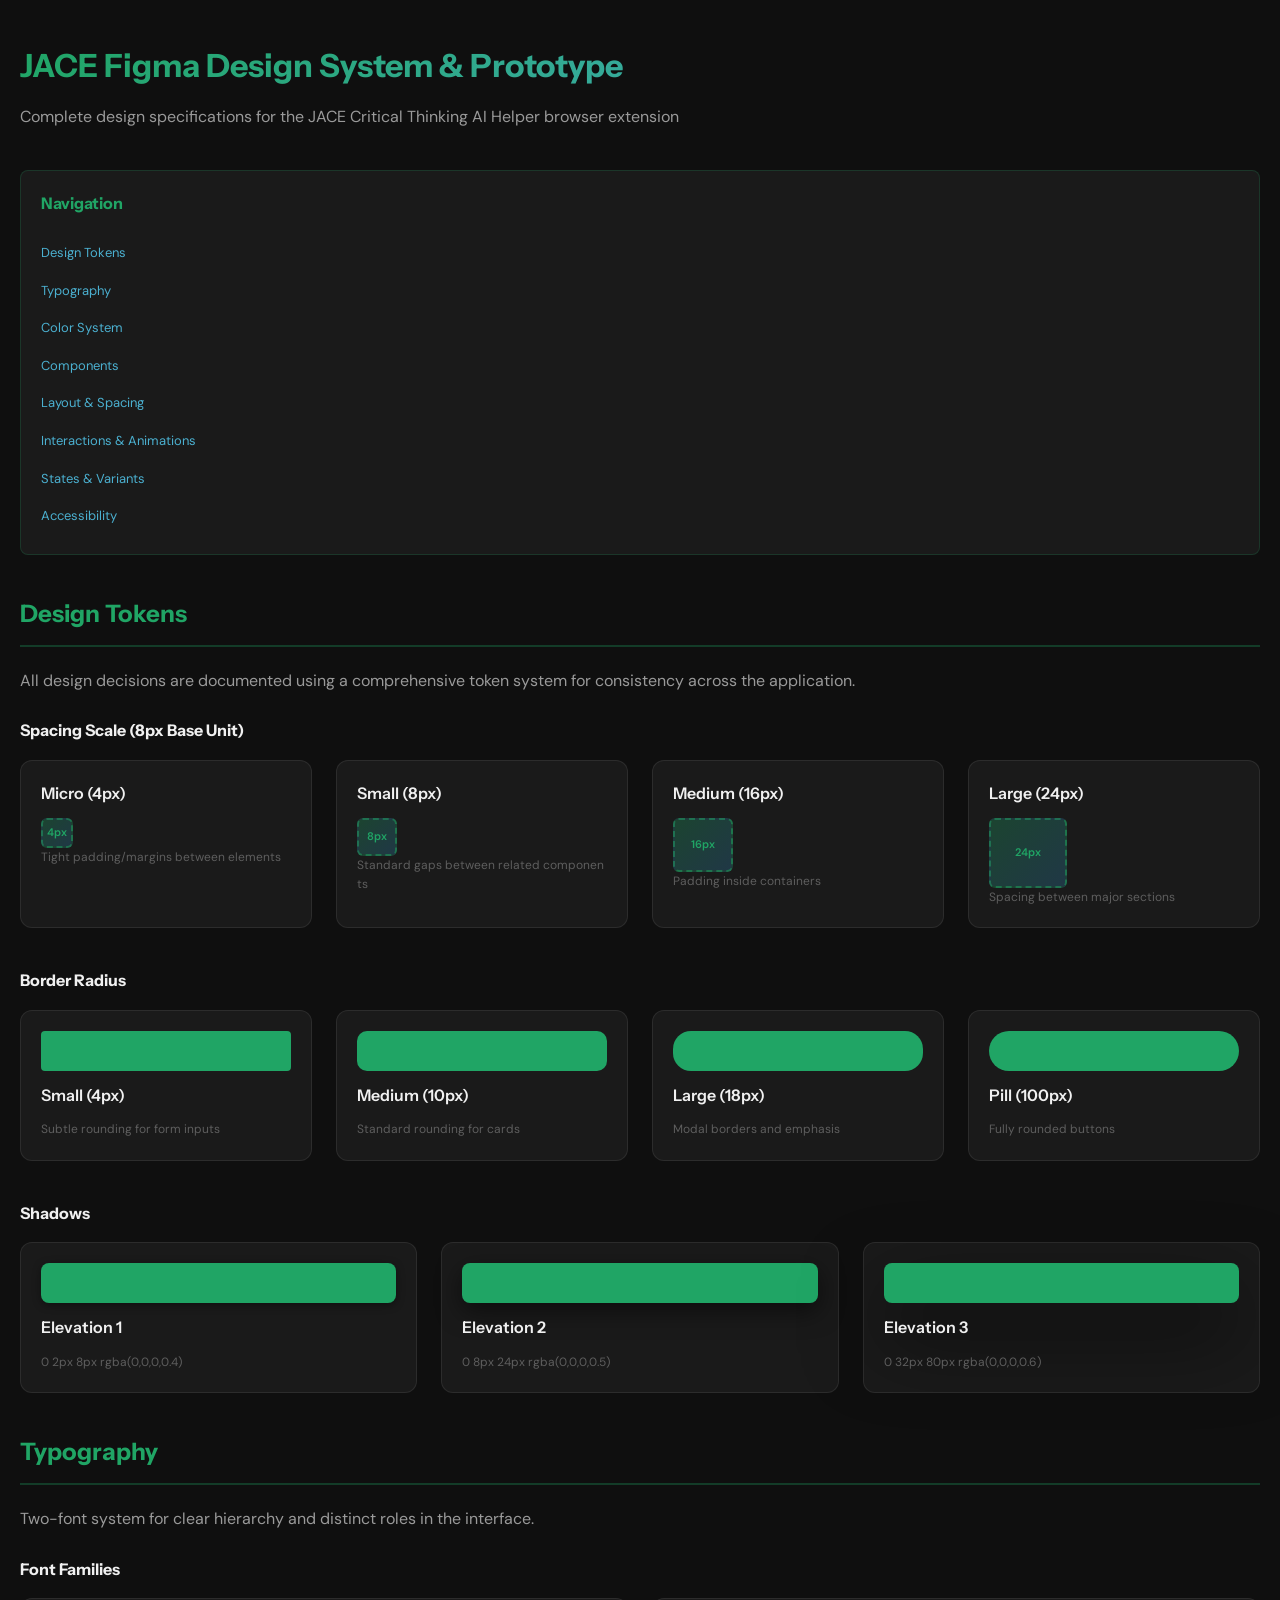
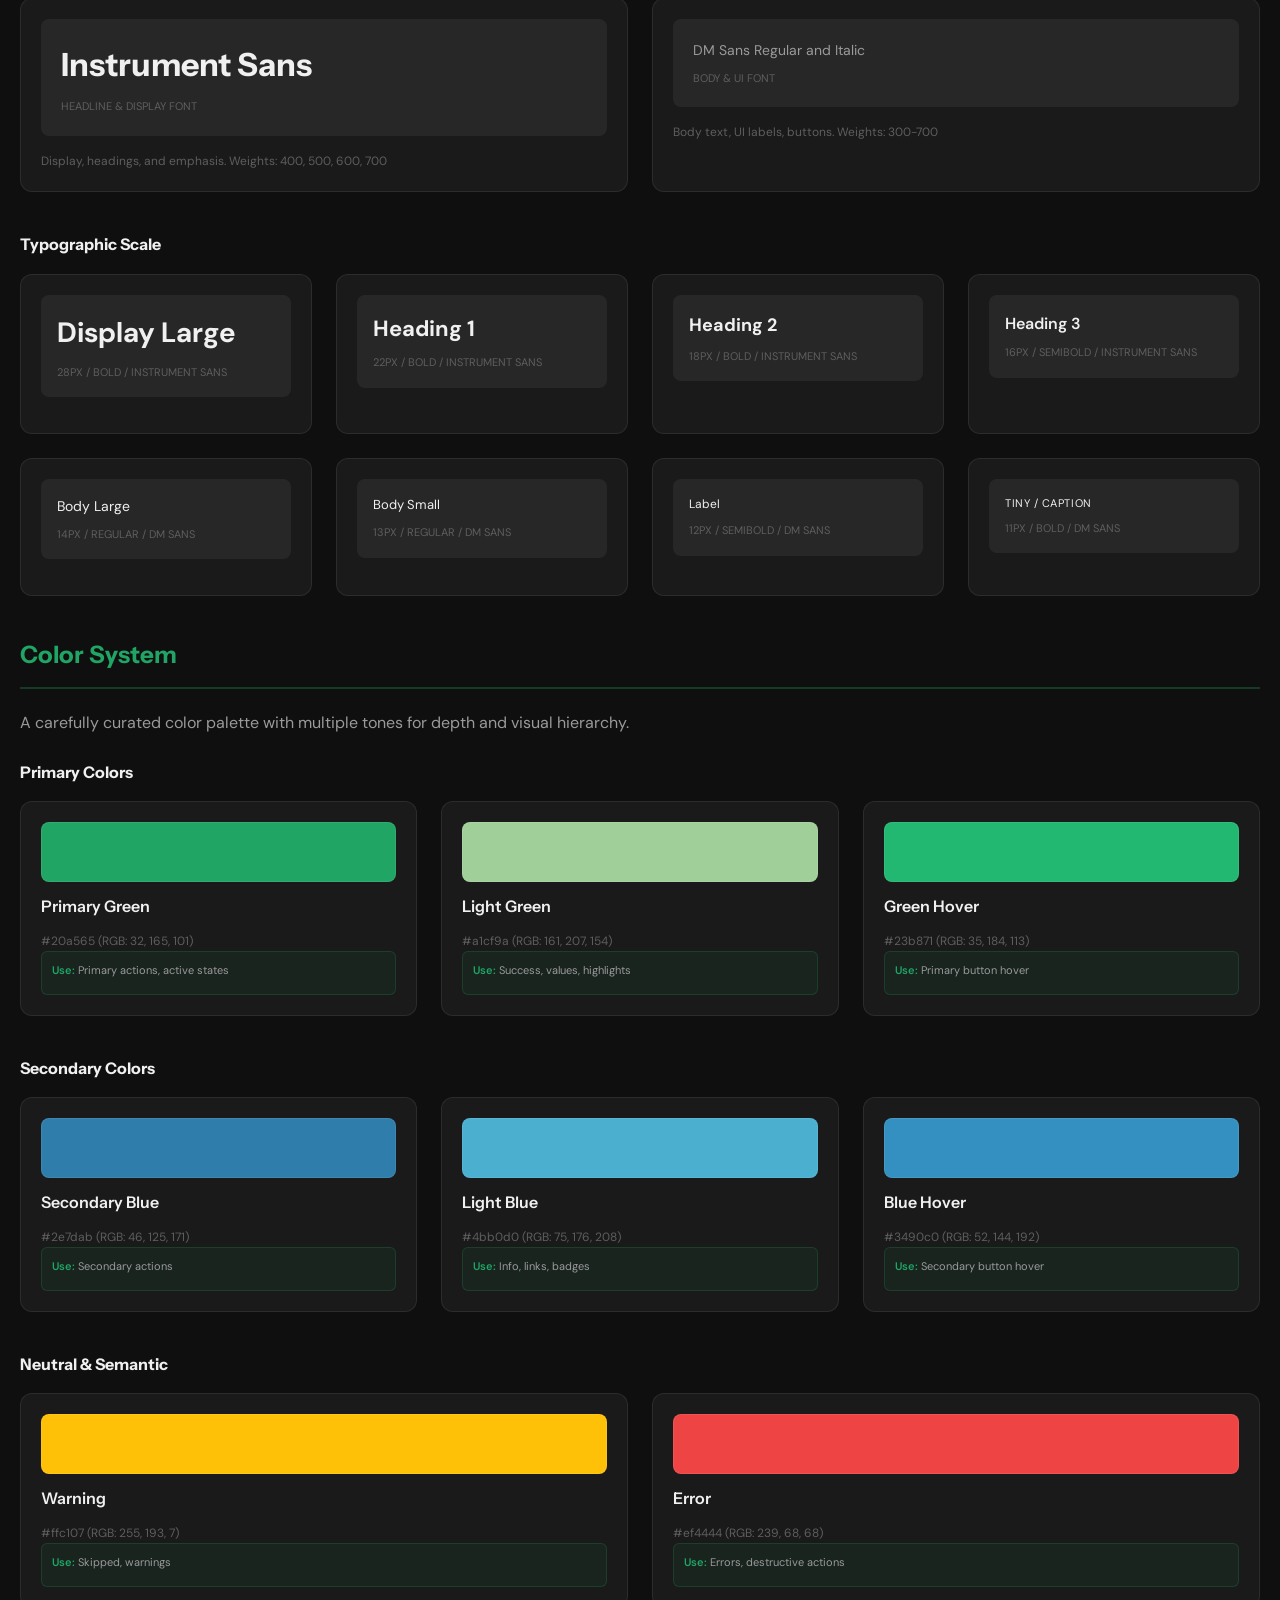
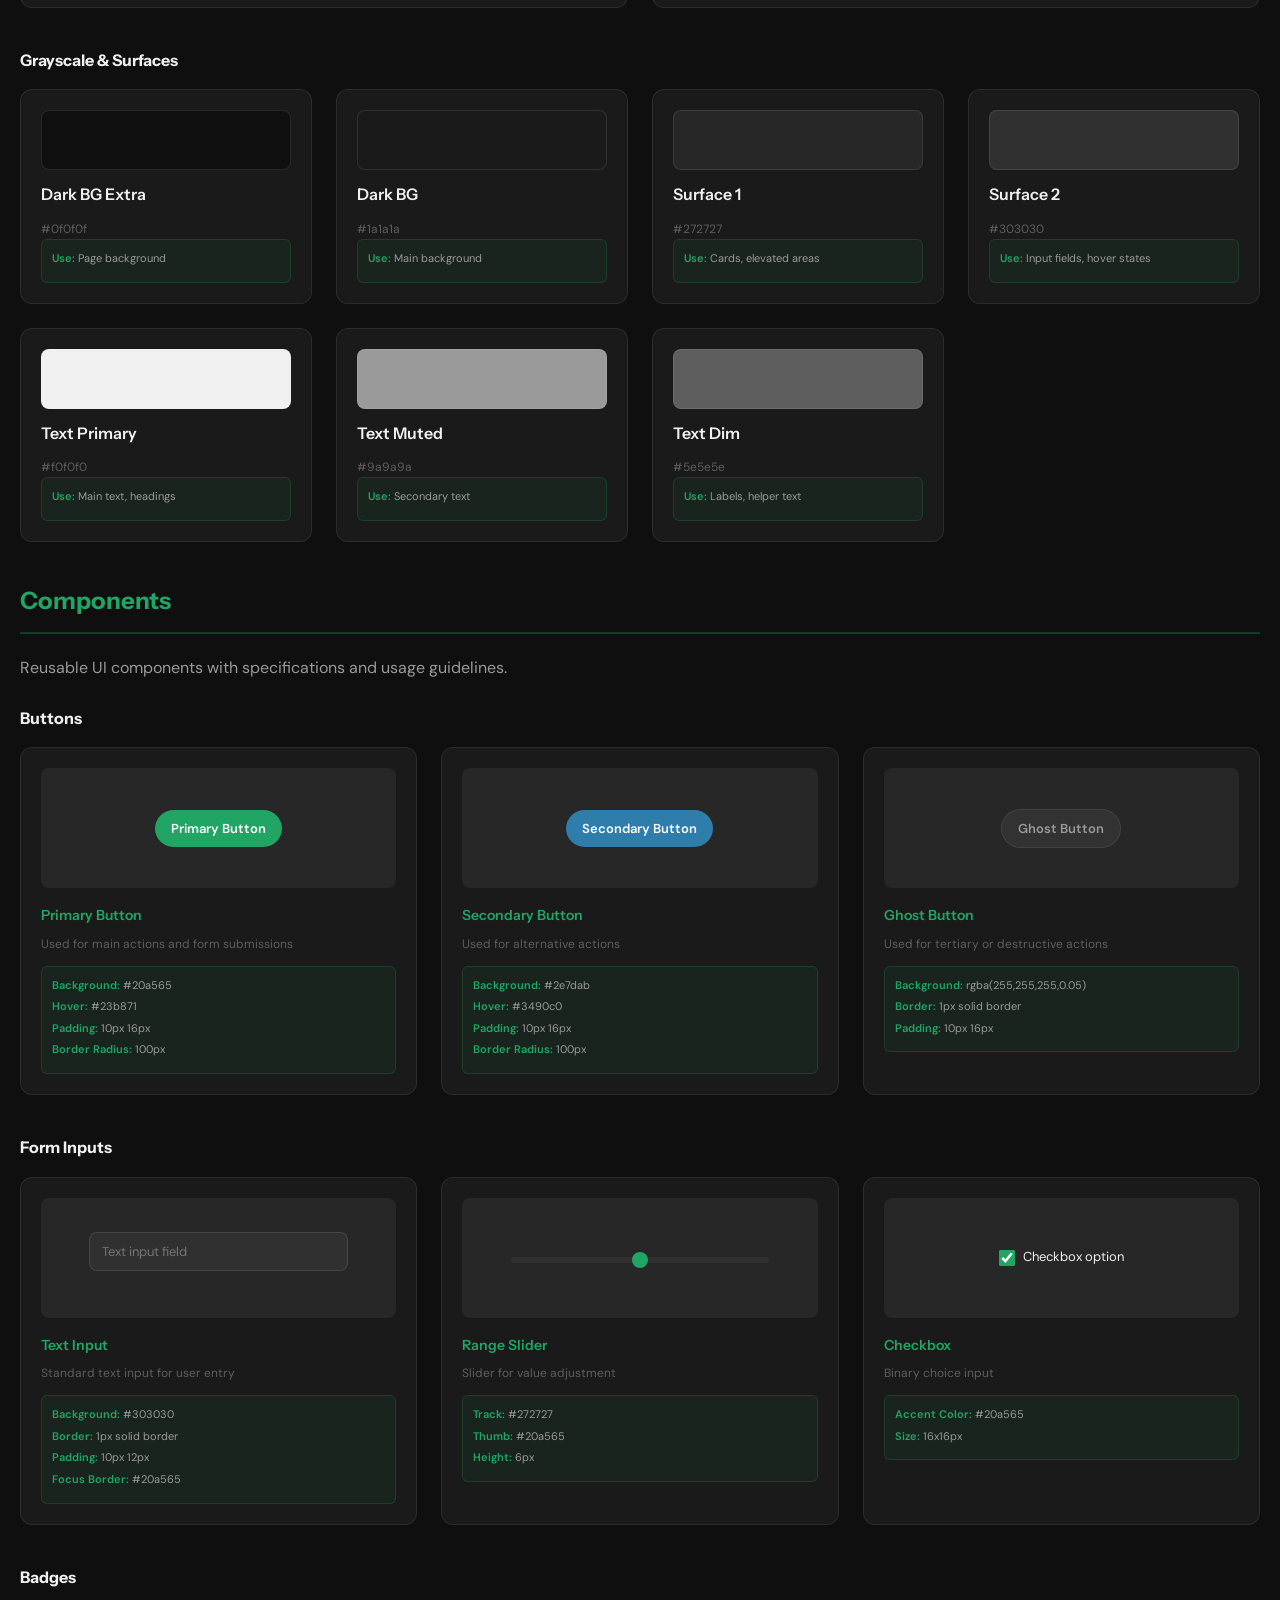
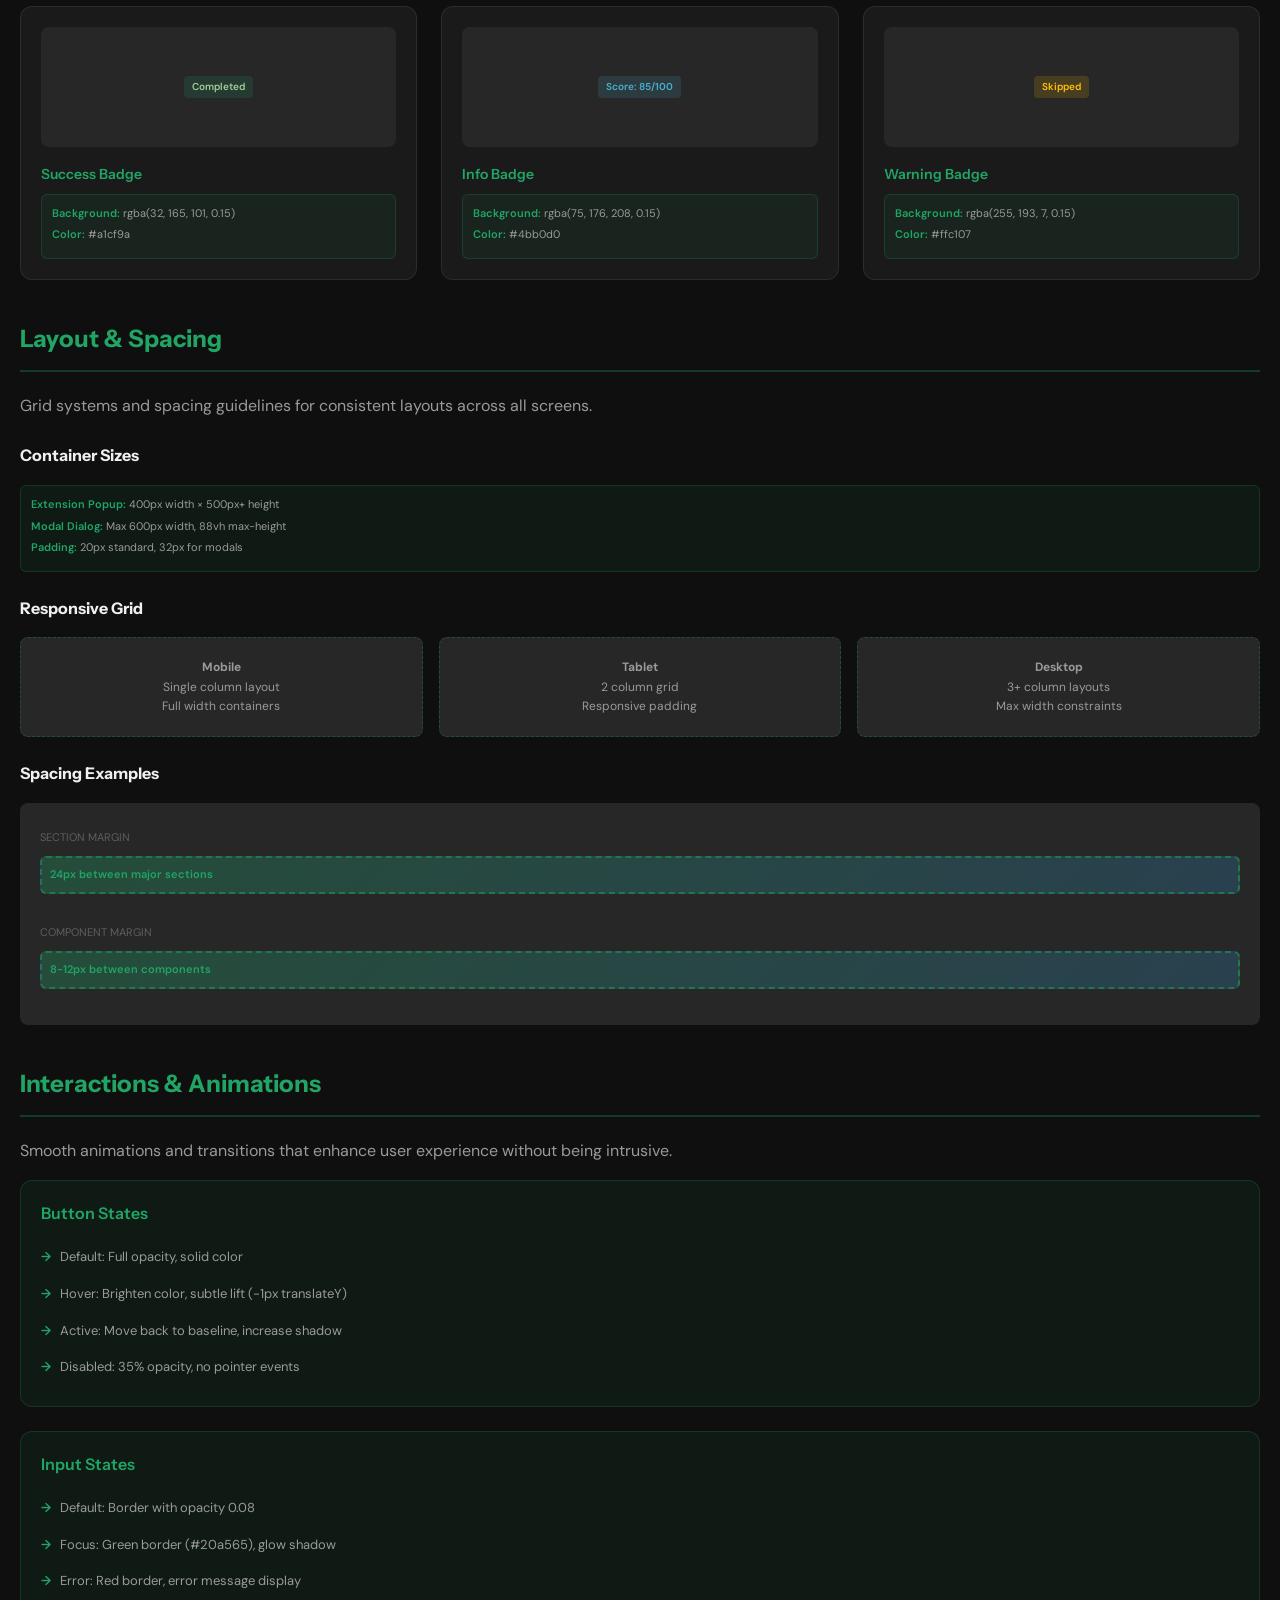
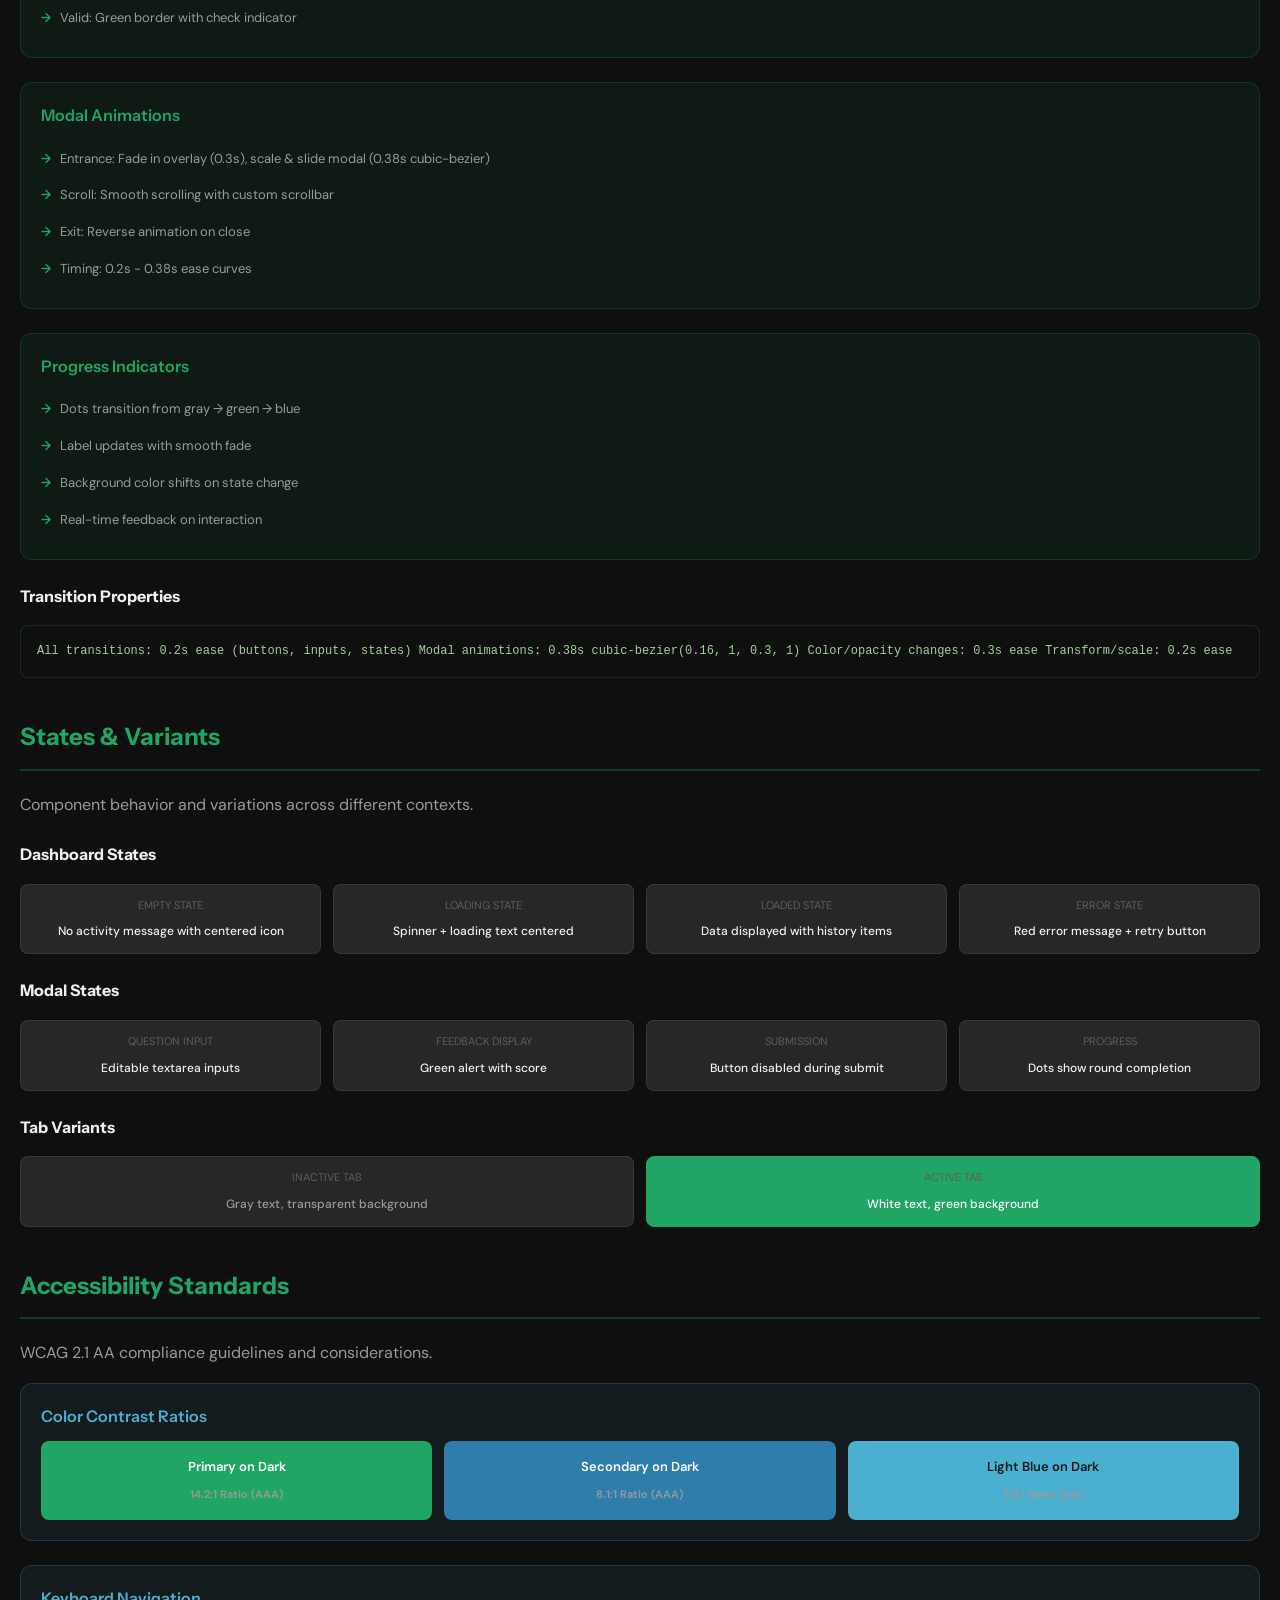
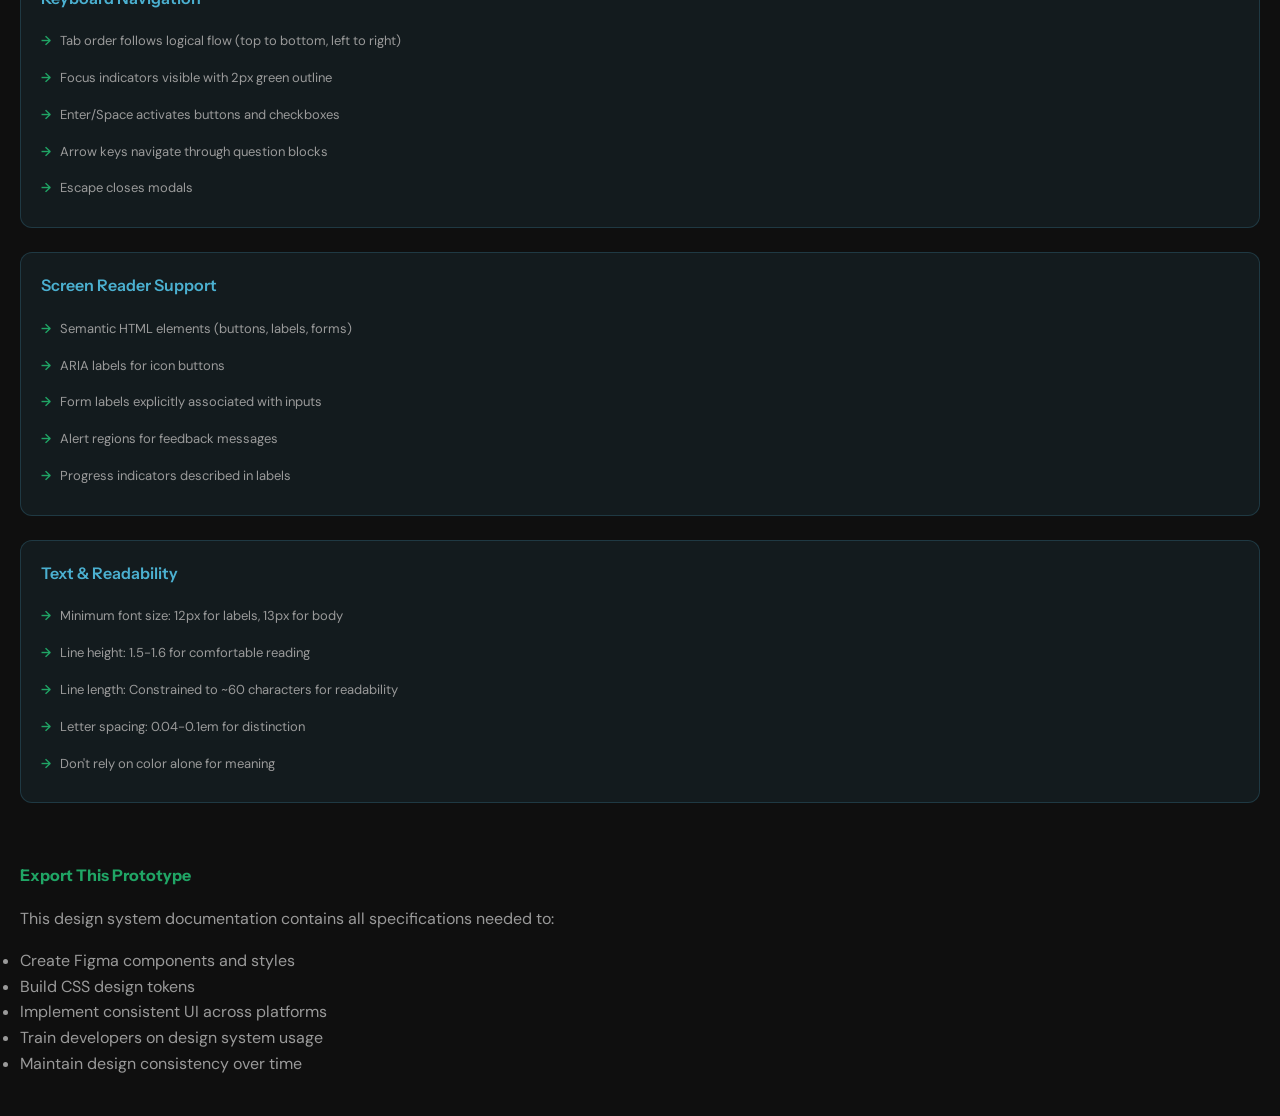
<file: JACE/extension/FIGMA_PROTOTYPE.html>
<!DOCTYPE html>
<html lang="en">
<head>
  <meta charset="UTF-8">
  <meta name="viewport" content="width=device-width, initial-scale=1.0">
  <title>JACE Figma Prototype - Design System & Components</title>
  <link rel="preconnect" href="https://fonts.googleapis.com">
  <link rel="preconnect" href="https://fonts.gstatic.com" crossorigin>
  <link href="https://fonts.googleapis.com/css2?family=DM+Sans:ital,opsz,wght@0,9..40,300;0,9..40,400;0,9..40,500;0,9..40,600;0,9..40,700;1,9..40,400&family=Instrument+Sans:wght@400;500;600;700&display=swap" rel="stylesheet">
  <style>
    * {
      margin: 0;
      padding: 0;
      box-sizing: border-box;
    }

    body {
      background: #0f0f0f;
      color: #f0f0f0;
      font-family: 'DM Sans', sans-serif;
      padding: 40px 20px;
      line-height: 1.6;
    }

    .container {
      max-width: 1600px;
      margin: 0 auto;
    }

    h1 {
      font-family: 'Instrument Sans', sans-serif;
      font-size: 32px;
      margin-bottom: 12px;
      background: linear-gradient(135deg, #20a565, #4bb0d0);
      -webkit-background-clip: text;
      -webkit-text-fill-color: transparent;
      background-clip: text;
    }

    .subtitle {
      color: #9a9a9a;
      font-size: 16px;
      margin-bottom: 40px;
    }

    h2 {
      font-family: 'Instrument Sans', sans-serif;
      font-size: 24px;
      margin-top: 40px;
      margin-bottom: 20px;
      color: #20a565;
      border-bottom: 2px solid rgba(32, 165, 101, 0.3);
      padding-bottom: 12px;
    }

    h3 {
      font-family: 'Instrument Sans', sans-serif;
      font-size: 16px;
      margin-top: 24px;
      margin-bottom: 16px;
      color: #f0f0f0;
    }

    p {
      color: #9a9a9a;
      margin-bottom: 16px;
      line-height: 1.7;
    }

    /* === Design Tokens === */
    .tokens-grid {
      display: grid;
      grid-template-columns: repeat(auto-fit, minmax(280px, 1fr));
      gap: 24px;
      margin-bottom: 40px;
    }

    .token-card {
      background: #1a1a1a;
      border: 1px solid rgba(255,255,255,0.08);
      border-radius: 12px;
      padding: 20px;
    }

    .token-title {
      font-family: 'Instrument Sans', sans-serif;
      font-weight: 600;
      margin-bottom: 12px;
      color: #f0f0f0;
    }

    .token-value {
      font-family: 'DM Sans', sans-serif;
      font-size: 12px;
      color: #5e5e5e;
      word-break: break-all;
    }

    .color-swatch {
      width: 100%;
      height: 60px;
      border-radius: 8px;
      margin-bottom: 12px;
      border: 1px solid rgba(255,255,255,0.08);
    }

    /* === Component Grid === */
    .components-grid {
      display: grid;
      grid-template-columns: repeat(auto-fit, minmax(300px, 1fr));
      gap: 24px;
      margin-bottom: 40px;
    }

    .component-card {
      background: #1a1a1a;
      border: 1px solid rgba(255,255,255,0.08);
      border-radius: 12px;
      padding: 20px;
      overflow: hidden;
    }

    .component-preview {
      background: #272727;
      border-radius: 8px;
      padding: 16px;
      margin-bottom: 16px;
      display: flex;
      align-items: center;
      justify-content: center;
      min-height: 120px;
      flex-wrap: wrap;
      gap: 12px;
    }

    .component-title {
      font-family: 'Instrument Sans', sans-serif;
      font-weight: 600;
      font-size: 14px;
      color: #20a565;
      margin-bottom: 8px;
    }

    .component-desc {
      font-size: 12px;
      color: #5e5e5e;
      margin-bottom: 12px;
    }

    .component-specs {
      background: rgba(32, 165, 101, 0.08);
      border: 1px solid rgba(32, 165, 101, 0.2);
      border-radius: 6px;
      padding: 10px;
      font-size: 11px;
      color: #9a9a9a;
    }

    .spec-item {
      margin-bottom: 4px;
    }

    .spec-label {
      color: #20a565;
      font-weight: 600;
    }

    /* === Button Examples === */
    .button-showcase {
      display: flex;
      gap: 12px;
      flex-wrap: wrap;
      align-items: center;
    }

    .btn-demo {
      padding: 10px 16px;
      border-radius: 100px;
      font-size: 13px;
      font-weight: 600;
      cursor: pointer;
      border: none;
      transition: all 0.2s;
      font-family: 'DM Sans', sans-serif;
    }

    .btn-primary {
      background: #20a565;
      color: white;
    }

    .btn-secondary {
      background: #2e7dab;
      color: white;
    }

    .btn-ghost {
      background: rgba(255,255,255,0.05);
      color: #9a9a9a;
      border: 1px solid rgba(255,255,255,0.08);
    }

    /* === Spacing System === */
    .spacing-demo {
      background: #272727;
      border-radius: 8px;
      padding: 20px;
      margin-bottom: 12px;
    }

    .spacing-box {
      display: inline-block;
      background: linear-gradient(135deg, rgba(32, 165, 101, 0.3), rgba(46, 125, 171, 0.3));
      border: 2px dashed rgba(32, 165, 101, 0.5);
      border-radius: 6px;
      padding: 8px;
      font-size: 11px;
      font-weight: 600;
      color: #20a565;
    }

    /* === Typography === */
    .typography-sample {
      background: #272727;
      border-radius: 8px;
      padding: 20px;
      margin-bottom: 16px;
    }

    .font-display {
      font-family: 'Instrument Sans', sans-serif;
      font-size: 32px;
      font-weight: 700;
      margin-bottom: 8px;
    }

    .font-body {
      font-family: 'DM Sans', sans-serif;
      font-size: 14px;
      line-height: 1.6;
      color: #9a9a9a;
    }

    .font-label {
      font-size: 11px;
      color: #5e5e5e;
      margin-top: 8px;
      text-transform: uppercase;
    }

    /* === Forms === */
    .form-demo {
      background: #272727;
      border-radius: 8px;
      padding: 16px;
      margin-bottom: 12px;
    }

    .input-field {
      width: 100%;
      background: #303030;
      border: 1px solid rgba(255,255,255,0.1);
      border-radius: 8px;
      padding: 10px 12px;
      color: #f0f0f0;
      font-size: 13px;
      margin-bottom: 12px;
      font-family: 'DM Sans', sans-serif;
    }

    .range-demo {
      width: 100%;
      height: 6px;
      background: #303030;
      border-radius: 3px;
      -webkit-appearance: none;
      appearance: none;
      outline: none;
    }

    .range-demo::-webkit-slider-thumb {
      -webkit-appearance: none;
      appearance: none;
      width: 16px;
      height: 16px;
      background: #20a565;
      border-radius: 50%;
      cursor: pointer;
    }

    /* === State Examples === */
    .state-showcase {
      display: grid;
      grid-template-columns: repeat(auto-fit, minmax(200px, 1fr));
      gap: 12px;
    }

    .state-box {
      background: #272727;
      border: 1px solid rgba(255,255,255,0.08);
      border-radius: 8px;
      padding: 12px;
      text-align: center;
      font-size: 12px;
    }

    .state-label {
      color: #5e5e5e;
      font-size: 11px;
      text-transform: uppercase;
      margin-bottom: 8px;
    }

    .state-content {
      color: #f0f0f0;
      font-weight: 500;
    }

    /* === Interactions === */
    .interaction-section {
      background: rgba(32, 165, 101, 0.08);
      border: 1px solid rgba(32, 165, 101, 0.2);
      border-radius: 12px;
      padding: 20px;
      margin-bottom: 24px;
    }

    .interaction-title {
      font-family: 'Instrument Sans', sans-serif;
      font-size: 16px;
      font-weight: 600;
      color: #20a565;
      margin-bottom: 12px;
    }

    .interaction-list {
      list-style: none;
    }

    .interaction-list li {
      padding: 8px 0;
      color: #9a9a9a;
      font-size: 13px;
    }

    .interaction-list li:before {
      content: "→ ";
      color: #20a565;
      font-weight: 600;
      margin-right: 6px;
    }

    /* === Responsive Grid === */
    .responsive-grid {
      display: grid;
      grid-template-columns: repeat(auto-fit, minmax(250px, 1fr));
      gap: 16px;
    }

    .grid-item {
      background: #272727;
      border: 1px dashed rgba(32, 165, 101, 0.3);
      border-radius: 8px;
      padding: 20px;
      text-align: center;
      font-size: 12px;
      color: #9a9a9a;
    }

    /* === Table of Contents === */
    .toc {
      background: #1a1a1a;
      border: 1px solid rgba(32, 165, 101, 0.2);
      border-radius: 8px;
      padding: 20px;
      margin-bottom: 40px;
    }

    .toc h3 {
      margin-top: 0;
      color: #20a565;
    }

    .toc ul {
      list-style: none;
    }

    .toc li {
      padding: 6px 0;
    }

    .toc a {
      color: #4bb0d0;
      text-decoration: none;
      font-size: 13px;
    }

    .toc a:hover {
      text-decoration: underline;
    }

    /* === Code Block === */
    .code-block {
      background: #0f0f0f;
      border: 1px solid rgba(32, 165, 101, 0.2);
      border-radius: 8px;
      padding: 16px;
      overflow-x: auto;
      font-family: 'Courier New', monospace;
      font-size: 12px;
      color: #a1cf9a;
      margin-bottom: 16px;
    }

    /* === Accessibility === */
    .a11y-section {
      background: rgba(75, 176, 208, 0.08);
      border: 1px solid rgba(75, 176, 208, 0.2);
      border-radius: 12px;
      padding: 20px;
      margin-bottom: 24px;
    }

    .a11y-title {
      font-family: 'Instrument Sans', sans-serif;
      font-size: 16px;
      font-weight: 600;
      color: #4bb0d0;
      margin-bottom: 12px;
    }

    .contrast-check {
      display: grid;
      grid-template-columns: repeat(auto-fit, minmax(200px, 1fr));
      gap: 12px;
      margin-top: 12px;
    }

    .contrast-item {
      padding: 16px;
      border-radius: 8px;
      text-align: center;
      font-size: 13px;
      font-weight: 600;
    }

    .contrast-high {
      background: #20a565;
      color: white;
    }

    .contrast-medium {
      background: #2e7dab;
      color: white;
    }

    .contrast-check-text {
      font-size: 11px;
      color: #9a9a9a;
      margin-top: 8px;
    }

    @media (max-width: 768px) {
      h1 { font-size: 24px; }
      h2 { font-size: 18px; }
      .tokens-grid { grid-template-columns: 1fr; }
      .components-grid { grid-template-columns: 1fr; }
    }
  </style>
</head>
<body>
  <div class="container">
    <h1>JACE Figma Design System & Prototype</h1>
    <p class="subtitle">Complete design specifications for the JACE Critical Thinking AI Helper browser extension</p>

    <div class="toc">
      <h3>Navigation</h3>
      <ul>
        <li><a href="#design-tokens">Design Tokens</a></li>
        <li><a href="#typography">Typography</a></li>
        <li><a href="#colors">Color System</a></li>
        <li><a href="#components">Components</a></li>
        <li><a href="#layout">Layout & Spacing</a></li>
        <li><a href="#interactions">Interactions & Animations</a></li>
        <li><a href="#states">States & Variants</a></li>
        <li><a href="#accessibility">Accessibility</a></li>
      </ul>
    </div>

    <!-- Design Tokens -->
    <section id="design-tokens">
      <h2>Design Tokens</h2>
      <p>All design decisions are documented using a comprehensive token system for consistency across the application.</p>

      <h3>Spacing Scale (8px Base Unit)</h3>
      <div class="tokens-grid">
        <div class="token-card">
          <div class="token-title">Micro (4px)</div>
          <div class="spacing-box" style="padding: 4px;">4px</div>
          <div class="token-value">Tight padding/margins between elements</div>
        </div>
        <div class="token-card">
          <div class="token-title">Small (8px)</div>
          <div class="spacing-box" style="padding: 8px;">8px</div>
          <div class="token-value">Standard gaps between related components</div>
        </div>
        <div class="token-card">
          <div class="token-title">Medium (16px)</div>
          <div class="spacing-box" style="padding: 16px;">16px</div>
          <div class="token-value">Padding inside containers</div>
        </div>
        <div class="token-card">
          <div class="token-title">Large (24px)</div>
          <div class="spacing-box" style="padding: 24px;">24px</div>
          <div class="token-value">Spacing between major sections</div>
        </div>
      </div>

      <h3>Border Radius</h3>
      <div class="tokens-grid">
        <div class="token-card">
          <div style="width: 100%; height: 40px; background: #20a565; border-radius: 4px; margin-bottom: 12px;"></div>
          <div class="token-title">Small (4px)</div>
          <div class="token-value">Subtle rounding for form inputs</div>
        </div>
        <div class="token-card">
          <div style="width: 100%; height: 40px; background: #20a565; border-radius: 10px; margin-bottom: 12px;"></div>
          <div class="token-title">Medium (10px)</div>
          <div class="token-value">Standard rounding for cards</div>
        </div>
        <div class="token-card">
          <div style="width: 100%; height: 40px; background: #20a565; border-radius: 18px; margin-bottom: 12px;"></div>
          <div class="token-title">Large (18px)</div>
          <div class="token-value">Modal borders and emphasis</div>
        </div>
        <div class="token-card">
          <div style="width: 100%; height: 40px; background: #20a565; border-radius: 100px; margin-bottom: 12px;"></div>
          <div class="token-title">Pill (100px)</div>
          <div class="token-value">Fully rounded buttons</div>
        </div>
      </div>

      <h3>Shadows</h3>
      <div class="tokens-grid">
        <div class="token-card">
          <div style="width: 100%; height: 40px; background: #20a565; border-radius: 8px; box-shadow: 0 2px 8px rgba(0,0,0,0.4); margin-bottom: 12px;"></div>
          <div class="token-title">Elevation 1</div>
          <div class="token-value">0 2px 8px rgba(0,0,0,0.4)</div>
        </div>
        <div class="token-card">
          <div style="width: 100%; height: 40px; background: #20a565; border-radius: 8px; box-shadow: 0 8px 24px rgba(0,0,0,0.5); margin-bottom: 12px;"></div>
          <div class="token-title">Elevation 2</div>
          <div class="token-value">0 8px 24px rgba(0,0,0,0.5)</div>
        </div>
        <div class="token-card">
          <div style="width: 100%; height: 40px; background: #20a565; border-radius: 8px; box-shadow: 0 32px 80px rgba(0,0,0,0.6); margin-bottom: 12px;"></div>
          <div class="token-title">Elevation 3</div>
          <div class="token-value">0 32px 80px rgba(0,0,0,0.6)</div>
        </div>
      </div>
    </section>

    <!-- Typography -->
    <section id="typography">
      <h2>Typography</h2>
      <p>Two-font system for clear hierarchy and distinct roles in the interface.</p>

      <h3>Font Families</h3>
      <div class="tokens-grid">
        <div class="token-card">
          <div class="typography-sample">
            <div class="font-display">Instrument Sans</div>
            <div class="font-label">Headline & Display Font</div>
          </div>
          <div class="token-value">Display, headings, and emphasis. Weights: 400, 500, 600, 700</div>
        </div>
        <div class="token-card">
          <div class="typography-sample">
            <div class="font-body">DM Sans Regular and Italic</div>
            <div class="font-label">Body & UI Font</div>
          </div>
          <div class="token-value">Body text, UI labels, buttons. Weights: 300-700</div>
        </div>
      </div>

      <h3>Typographic Scale</h3>
      <div class="tokens-grid">
        <div class="token-card">
          <div class="typography-sample" style="padding: 16px;">
            <div style="font-size: 28px; font-weight: 700; margin-bottom: 4px;">Display Large</div>
            <div class="font-label">28px / Bold / Instrument Sans</div>
          </div>
        </div>
        <div class="token-card">
          <div class="typography-sample" style="padding: 16px;">
            <div style="font-size: 22px; font-weight: 700; margin-bottom: 4px;">Heading 1</div>
            <div class="font-label">22px / Bold / Instrument Sans</div>
          </div>
        </div>
        <div class="token-card">
          <div class="typography-sample" style="padding: 16px;">
            <div style="font-size: 18px; font-weight: 700; margin-bottom: 4px;">Heading 2</div>
            <div class="font-label">18px / Bold / Instrument Sans</div>
          </div>
        </div>
        <div class="token-card">
          <div class="typography-sample" style="padding: 16px;">
            <div style="font-size: 16px; font-weight: 600; margin-bottom: 4px;">Heading 3</div>
            <div class="font-label">16px / Semibold / Instrument Sans</div>
          </div>
        </div>
        <div class="token-card">
          <div class="typography-sample" style="padding: 16px;">
            <div style="font-size: 14px; line-height: 1.6; margin-bottom: 4px;">Body Large</div>
            <div class="font-label">14px / Regular / DM Sans</div>
          </div>
        </div>
        <div class="token-card">
          <div class="typography-sample" style="padding: 16px;">
            <div style="font-size: 13px; line-height: 1.6; margin-bottom: 4px;">Body Small</div>
            <div class="font-label">13px / Regular / DM Sans</div>
          </div>
        </div>
        <div class="token-card">
          <div class="typography-sample" style="padding: 16px;">
            <div style="font-size: 12px; line-height: 1.6; margin-bottom: 4px;">Label</div>
            <div class="font-label">12px / Semibold / DM Sans</div>
          </div>
        </div>
        <div class="token-card">
          <div class="typography-sample" style="padding: 16px;">
            <div style="font-size: 11px; line-height: 1.5; text-transform: uppercase; letter-spacing: 0.05em; margin-bottom: 4px;">Tiny / Caption</div>
            <div class="font-label">11px / Bold / DM Sans</div>
          </div>
        </div>
      </div>
    </section>

    <!-- Color System -->
    <section id="colors">
      <h2>Color System</h2>
      <p>A carefully curated color palette with multiple tones for depth and visual hierarchy.</p>

      <h3>Primary Colors</h3>
      <div class="tokens-grid">
        <div class="token-card">
          <div class="color-swatch" style="background: #20a565;"></div>
          <div class="token-title">Primary Green</div>
          <div class="token-value">#20a565 (RGB: 32, 165, 101)</div>
          <div class="component-specs">
            <div class="spec-item"><span class="spec-label">Use:</span> Primary actions, active states</div>
          </div>
        </div>
        <div class="token-card">
          <div class="color-swatch" style="background: #a1cf9a;"></div>
          <div class="token-title">Light Green</div>
          <div class="token-value">#a1cf9a (RGB: 161, 207, 154)</div>
          <div class="component-specs">
            <div class="spec-item"><span class="spec-label">Use:</span> Success, values, highlights</div>
          </div>
        </div>
        <div class="token-card">
          <div class="color-swatch" style="background: #23b871;"></div>
          <div class="token-title">Green Hover</div>
          <div class="token-value">#23b871 (RGB: 35, 184, 113)</div>
          <div class="component-specs">
            <div class="spec-item"><span class="spec-label">Use:</span> Primary button hover</div>
          </div>
        </div>
      </div>

      <h3>Secondary Colors</h3>
      <div class="tokens-grid">
        <div class="token-card">
          <div class="color-swatch" style="background: #2e7dab;"></div>
          <div class="token-title">Secondary Blue</div>
          <div class="token-value">#2e7dab (RGB: 46, 125, 171)</div>
          <div class="component-specs">
            <div class="spec-item"><span class="spec-label">Use:</span> Secondary actions</div>
          </div>
        </div>
        <div class="token-card">
          <div class="color-swatch" style="background: #4bb0d0;"></div>
          <div class="token-title">Light Blue</div>
          <div class="token-value">#4bb0d0 (RGB: 75, 176, 208)</div>
          <div class="component-specs">
            <div class="spec-item"><span class="spec-label">Use:</span> Info, links, badges</div>
          </div>
        </div>
        <div class="token-card">
          <div class="color-swatch" style="background: #3490c0;"></div>
          <div class="token-title">Blue Hover</div>
          <div class="token-value">#3490c0 (RGB: 52, 144, 192)</div>
          <div class="component-specs">
            <div class="spec-item"><span class="spec-label">Use:</span> Secondary button hover</div>
          </div>
        </div>
      </div>

      <h3>Neutral & Semantic</h3>
      <div class="tokens-grid">
        <div class="token-card">
          <div class="color-swatch" style="background: #ffc107;"></div>
          <div class="token-title">Warning</div>
          <div class="token-value">#ffc107 (RGB: 255, 193, 7)</div>
          <div class="component-specs">
            <div class="spec-item"><span class="spec-label">Use:</span> Skipped, warnings</div>
          </div>
        </div>
        <div class="token-card">
          <div class="color-swatch" style="background: #ef4444;"></div>
          <div class="token-title">Error</div>
          <div class="token-value">#ef4444 (RGB: 239, 68, 68)</div>
          <div class="component-specs">
            <div class="spec-item"><span class="spec-label">Use:</span> Errors, destructive actions</div>
          </div>
        </div>
      </div>

      <h3>Grayscale & Surfaces</h3>
      <div class="tokens-grid">
        <div class="token-card">
          <div class="color-swatch" style="background: #0f0f0f; border: 1px solid rgba(255,255,255,0.1);"></div>
          <div class="token-title">Dark BG Extra</div>
          <div class="token-value">#0f0f0f</div>
          <div class="component-specs">
            <div class="spec-item"><span class="spec-label">Use:</span> Page background</div>
          </div>
        </div>
        <div class="token-card">
          <div class="color-swatch" style="background: #1a1a1a; border: 1px solid rgba(255,255,255,0.1);"></div>
          <div class="token-title">Dark BG</div>
          <div class="token-value">#1a1a1a</div>
          <div class="component-specs">
            <div class="spec-item"><span class="spec-label">Use:</span> Main background</div>
          </div>
        </div>
        <div class="token-card">
          <div class="color-swatch" style="background: #272727; border: 1px solid rgba(255,255,255,0.1);"></div>
          <div class="token-title">Surface 1</div>
          <div class="token-value">#272727</div>
          <div class="component-specs">
            <div class="spec-item"><span class="spec-label">Use:</span> Cards, elevated areas</div>
          </div>
        </div>
        <div class="token-card">
          <div class="color-swatch" style="background: #303030; border: 1px solid rgba(255,255,255,0.1);"></div>
          <div class="token-title">Surface 2</div>
          <div class="token-value">#303030</div>
          <div class="component-specs">
            <div class="spec-item"><span class="spec-label">Use:</span> Input fields, hover states</div>
          </div>
        </div>
        <div class="token-card">
          <div class="color-swatch" style="background: #f0f0f0;"></div>
          <div class="token-title">Text Primary</div>
          <div class="token-value">#f0f0f0</div>
          <div class="component-specs">
            <div class="spec-item"><span class="spec-label">Use:</span> Main text, headings</div>
          </div>
        </div>
        <div class="token-card">
          <div class="color-swatch" style="background: #9a9a9a;"></div>
          <div class="token-title">Text Muted</div>
          <div class="token-value">#9a9a9a</div>
          <div class="component-specs">
            <div class="spec-item"><span class="spec-label">Use:</span> Secondary text</div>
          </div>
        </div>
        <div class="token-card">
          <div class="color-swatch" style="background: #5e5e5e;"></div>
          <div class="token-title">Text Dim</div>
          <div class="token-value">#5e5e5e</div>
          <div class="component-specs">
            <div class="spec-item"><span class="spec-label">Use:</span> Labels, helper text</div>
          </div>
        </div>
      </div>
    </section>

    <!-- Components -->
    <section id="components">
      <h2>Components</h2>
      <p>Reusable UI components with specifications and usage guidelines.</p>

      <h3>Buttons</h3>
      <div class="components-grid">
        <div class="component-card">
          <div class="component-preview">
            <button class="btn-demo btn-primary">Primary Button</button>
          </div>
          <div class="component-title">Primary Button</div>
          <div class="component-desc">Used for main actions and form submissions</div>
          <div class="component-specs">
            <div class="spec-item"><span class="spec-label">Background:</span> #20a565</div>
            <div class="spec-item"><span class="spec-label">Hover:</span> #23b871</div>
            <div class="spec-item"><span class="spec-label">Padding:</span> 10px 16px</div>
            <div class="spec-item"><span class="spec-label">Border Radius:</span> 100px</div>
          </div>
        </div>

        <div class="component-card">
          <div class="component-preview">
            <button class="btn-demo btn-secondary">Secondary Button</button>
          </div>
          <div class="component-title">Secondary Button</div>
          <div class="component-desc">Used for alternative actions</div>
          <div class="component-specs">
            <div class="spec-item"><span class="spec-label">Background:</span> #2e7dab</div>
            <div class="spec-item"><span class="spec-label">Hover:</span> #3490c0</div>
            <div class="spec-item"><span class="spec-label">Padding:</span> 10px 16px</div>
            <div class="spec-item"><span class="spec-label">Border Radius:</span> 100px</div>
          </div>
        </div>

        <div class="component-card">
          <div class="component-preview">
            <button class="btn-demo btn-ghost">Ghost Button</button>
          </div>
          <div class="component-title">Ghost Button</div>
          <div class="component-desc">Used for tertiary or destructive actions</div>
          <div class="component-specs">
            <div class="spec-item"><span class="spec-label">Background:</span> rgba(255,255,255,0.05)</div>
            <div class="spec-item"><span class="spec-label">Border:</span> 1px solid border</div>
            <div class="spec-item"><span class="spec-label">Padding:</span> 10px 16px</div>
          </div>
        </div>
      </div>

      <h3>Form Inputs</h3>
      <div class="components-grid">
        <div class="component-card">
          <div class="component-preview">
            <input type="text" class="input-field" placeholder="Text input field" style="width: 80%;" />
          </div>
          <div class="component-title">Text Input</div>
          <div class="component-desc">Standard text input for user entry</div>
          <div class="component-specs">
            <div class="spec-item"><span class="spec-label">Background:</span> #303030</div>
            <div class="spec-item"><span class="spec-label">Border:</span> 1px solid border</div>
            <div class="spec-item"><span class="spec-label">Padding:</span> 10px 12px</div>
            <div class="spec-item"><span class="spec-label">Focus Border:</span> #20a565</div>
          </div>
        </div>

        <div class="component-card">
          <div class="component-preview">
            <div style="width: 80%;">
              <input type="range" class="range-demo" />
            </div>
          </div>
          <div class="component-title">Range Slider</div>
          <div class="component-desc">Slider for value adjustment</div>
          <div class="component-specs">
            <div class="spec-item"><span class="spec-label">Track:</span> #272727</div>
            <div class="spec-item"><span class="spec-label">Thumb:</span> #20a565</div>
            <div class="spec-item"><span class="spec-label">Height:</span> 6px</div>
          </div>
        </div>

        <div class="component-card">
          <div class="component-preview">
            <label style="display: flex; align-items: center; gap: 8px; cursor: pointer;">
              <input type="checkbox" style="width: 16px; height: 16px; accent-color: #20a565;" checked />
              <span style="color: #f0f0f0; font-size: 13px;">Checkbox option</span>
            </label>
          </div>
          <div class="component-title">Checkbox</div>
          <div class="component-desc">Binary choice input</div>
          <div class="component-specs">
            <div class="spec-item"><span class="spec-label">Accent Color:</span> #20a565</div>
            <div class="spec-item"><span class="spec-label">Size:</span> 16x16px</div>
          </div>
        </div>
      </div>

      <h3>Badges</h3>
      <div class="components-grid">
        <div class="component-card">
          <div class="component-preview">
            <span style="background: rgba(32, 165, 101, 0.15); color: #a1cf9a; padding: 3px 8px; border-radius: 4px; font-size: 10px; font-weight: 600;">Completed</span>
          </div>
          <div class="component-title">Success Badge</div>
          <div class="component-specs">
            <div class="spec-item"><span class="spec-label">Background:</span> rgba(32, 165, 101, 0.15)</div>
            <div class="spec-item"><span class="spec-label">Color:</span> #a1cf9a</div>
          </div>
        </div>

        <div class="component-card">
          <div class="component-preview">
            <span style="background: rgba(75, 176, 208, 0.15); color: #4bb0d0; padding: 3px 8px; border-radius: 4px; font-size: 10px; font-weight: 600;">Score: 85/100</span>
          </div>
          <div class="component-title">Info Badge</div>
          <div class="component-specs">
            <div class="spec-item"><span class="spec-label">Background:</span> rgba(75, 176, 208, 0.15)</div>
            <div class="spec-item"><span class="spec-label">Color:</span> #4bb0d0</div>
          </div>
        </div>

        <div class="component-card">
          <div class="component-preview">
            <span style="background: rgba(255, 193, 7, 0.15); color: #ffc107; padding: 3px 8px; border-radius: 4px; font-size: 10px; font-weight: 600;">Skipped</span>
          </div>
          <div class="component-title">Warning Badge</div>
          <div class="component-specs">
            <div class="spec-item"><span class="spec-label">Background:</span> rgba(255, 193, 7, 0.15)</div>
            <div class="spec-item"><span class="spec-label">Color:</span> #ffc107</div>
          </div>
        </div>
      </div>
    </section>

    <!-- Layout & Spacing -->
    <section id="layout">
      <h2>Layout & Spacing</h2>
      <p>Grid systems and spacing guidelines for consistent layouts across all screens.</p>

      <h3>Container Sizes</h3>
      <div class="component-specs" style="margin-bottom: 24px;">
        <div class="spec-item"><span class="spec-label">Extension Popup:</span> 400px width × 500px+ height</div>
        <div class="spec-item"><span class="spec-label">Modal Dialog:</span> Max 600px width, 88vh max-height</div>
        <div class="spec-item"><span class="spec-label">Padding:</span> 20px standard, 32px for modals</div>
      </div>

      <h3>Responsive Grid</h3>
      <div class="responsive-grid">
        <div class="grid-item">
          <strong>Mobile</strong><br>
          Single column layout<br>
          Full width containers
        </div>
        <div class="grid-item">
          <strong>Tablet</strong><br>
          2 column grid<br>
          Responsive padding
        </div>
        <div class="grid-item">
          <strong>Desktop</strong><br>
          3+ column layouts<br>
          Max width constraints
        </div>
      </div>

      <h3>Spacing Examples</h3>
      <div class="spacing-demo">
        <div style="margin-bottom: 16px;">
          <span style="font-size: 11px; color: #5e5e5e; text-transform: uppercase;">Section Margin</span>
          <div class="spacing-box" style="display: block; margin-top: 8px;">24px between major sections</div>
        </div>
        <div style="margin-top: 24px; margin-bottom: 16px;">
          <span style="font-size: 11px; color: #5e5e5e; text-transform: uppercase;">Component Margin</span>
          <div class="spacing-box" style="display: block; margin-top: 8px;">8-12px between components</div>
        </div>
      </div>
    </section>

    <!-- Interactions -->
    <section id="interactions">
      <h2>Interactions & Animations</h2>
      <p>Smooth animations and transitions that enhance user experience without being intrusive.</p>

      <div class="interaction-section">
        <div class="interaction-title">Button States</div>
        <ul class="interaction-list">
          <li>Default: Full opacity, solid color</li>
          <li>Hover: Brighten color, subtle lift (-1px translateY)</li>
          <li>Active: Move back to baseline, increase shadow</li>
          <li>Disabled: 35% opacity, no pointer events</li>
        </ul>
      </div>

      <div class="interaction-section">
        <div class="interaction-title">Input States</div>
        <ul class="interaction-list">
          <li>Default: Border with opacity 0.08</li>
          <li>Focus: Green border (#20a565), glow shadow</li>
          <li>Error: Red border, error message display</li>
          <li>Valid: Green border with check indicator</li>
        </ul>
      </div>

      <div class="interaction-section">
        <div class="interaction-title">Modal Animations</div>
        <ul class="interaction-list">
          <li>Entrance: Fade in overlay (0.3s), scale & slide modal (0.38s cubic-bezier)</li>
          <li>Scroll: Smooth scrolling with custom scrollbar</li>
          <li>Exit: Reverse animation on close</li>
          <li>Timing: 0.2s - 0.38s ease curves</li>
        </ul>
      </div>

      <div class="interaction-section">
        <div class="interaction-title">Progress Indicators</div>
        <ul class="interaction-list">
          <li>Dots transition from gray → green → blue</li>
          <li>Label updates with smooth fade</li>
          <li>Background color shifts on state change</li>
          <li>Real-time feedback on interaction</li>
        </ul>
      </div>

      <h3>Transition Properties</h3>
      <div class="code-block">
        All transitions: 0.2s ease (buttons, inputs, states)
        Modal animations: 0.38s cubic-bezier(0.16, 1, 0.3, 1)
        Color/opacity changes: 0.3s ease
        Transform/scale: 0.2s ease
      </div>
    </section>

    <!-- States & Variants -->
    <section id="states">
      <h2>States & Variants</h2>
      <p>Component behavior and variations across different contexts.</p>

      <h3>Dashboard States</h3>
      <div class="state-showcase">
        <div class="state-box">
          <div class="state-label">Empty State</div>
          <div class="state-content">No activity message with centered icon</div>
        </div>
        <div class="state-box">
          <div class="state-label">Loading State</div>
          <div class="state-content">Spinner + loading text centered</div>
        </div>
        <div class="state-box">
          <div class="state-label">Loaded State</div>
          <div class="state-content">Data displayed with history items</div>
        </div>
        <div class="state-box">
          <div class="state-label">Error State</div>
          <div class="state-content">Red error message + retry button</div>
        </div>
      </div>

      <h3>Modal States</h3>
      <div class="state-showcase">
        <div class="state-box">
          <div class="state-label">Question Input</div>
          <div class="state-content">Editable textarea inputs</div>
        </div>
        <div class="state-box">
          <div class="state-label">Feedback Display</div>
          <div class="state-content">Green alert with score</div>
        </div>
        <div class="state-box">
          <div class="state-label">Submission</div>
          <div class="state-content">Button disabled during submit</div>
        </div>
        <div class="state-box">
          <div class="state-label">Progress</div>
          <div class="state-content">Dots show round completion</div>
        </div>
      </div>

      <h3>Tab Variants</h3>
      <div class="state-showcase">
        <div class="state-box" style="background: #272727; border: 1px solid rgba(255,255,255,0.08);">
          <div class="state-label">Inactive Tab</div>
          <div class="state-content" style="color: #9a9a9a;">Gray text, transparent background</div>
        </div>
        <div class="state-box" style="background: #20a565; border: 1px solid #20a565;">
          <div class="state-label">Active Tab</div>
          <div class="state-content" style="color: white;">White text, green background</div>
        </div>
      </div>
    </section>

    <!-- Accessibility -->
    <section id="accessibility">
      <h2>Accessibility Standards</h2>
      <p>WCAG 2.1 AA compliance guidelines and considerations.</p>

      <div class="a11y-section">
        <div class="a11y-title">Color Contrast Ratios</div>
        <div class="contrast-check">
          <div class="contrast-item contrast-high">
            Primary on Dark<br>
            <div class="contrast-check-text">14.2:1 Ratio (AAA)</div>
          </div>
          <div class="contrast-item contrast-medium">
            Secondary on Dark<br>
            <div class="contrast-check-text">8.1:1 Ratio (AAA)</div>
          </div>
          <div class="contrast-item" style="background: #4bb0d0; color: #1a1a1a;">
            Light Blue on Dark<br>
            <div class="contrast-check-text">7.9:1 Ratio (AA)</div>
          </div>
        </div>
      </div>

      <div class="a11y-section">
        <div class="a11y-title">Keyboard Navigation</div>
        <ul class="interaction-list">
          <li>Tab order follows logical flow (top to bottom, left to right)</li>
          <li>Focus indicators visible with 2px green outline</li>
          <li>Enter/Space activates buttons and checkboxes</li>
          <li>Arrow keys navigate through question blocks</li>
          <li>Escape closes modals</li>
        </ul>
      </div>

      <div class="a11y-section">
        <div class="a11y-title">Screen Reader Support</div>
        <ul class="interaction-list">
          <li>Semantic HTML elements (buttons, labels, forms)</li>
          <li>ARIA labels for icon buttons</li>
          <li>Form labels explicitly associated with inputs</li>
          <li>Alert regions for feedback messages</li>
          <li>Progress indicators described in labels</li>
        </ul>
      </div>

      <div class="a11y-section">
        <div class="a11y-title">Text & Readability</div>
        <ul class="interaction-list">
          <li>Minimum font size: 12px for labels, 13px for body</li>
          <li>Line height: 1.5-1.6 for comfortable reading</li>
          <li>Line length: Constrained to ~60 characters for readability</li>
          <li>Letter spacing: 0.04-0.1em for distinction</li>
          <li>Don't rely on color alone for meaning</li>
        </ul>
      </div>
    </section>

    <div class="label-section" style="margin-top: 60px;">
      <h3 style="margin-top: 0; color: #20a565;">Export This Prototype</h3>
      <p style="color: #9a9a9a; margin-bottom: 16px;">This design system documentation contains all specifications needed to:</p>
      <ul style="color: #9a9a9a; text-align: left; display: inline-block;">
        <li>Create Figma components and styles</li>
        <li>Build CSS design tokens</li>
        <li>Implement consistent UI across platforms</li>
        <li>Train developers on design system usage</li>
        <li>Maintain design consistency over time</li>
      </ul>
    </div>
  </div>
</body>
</html>
</file>
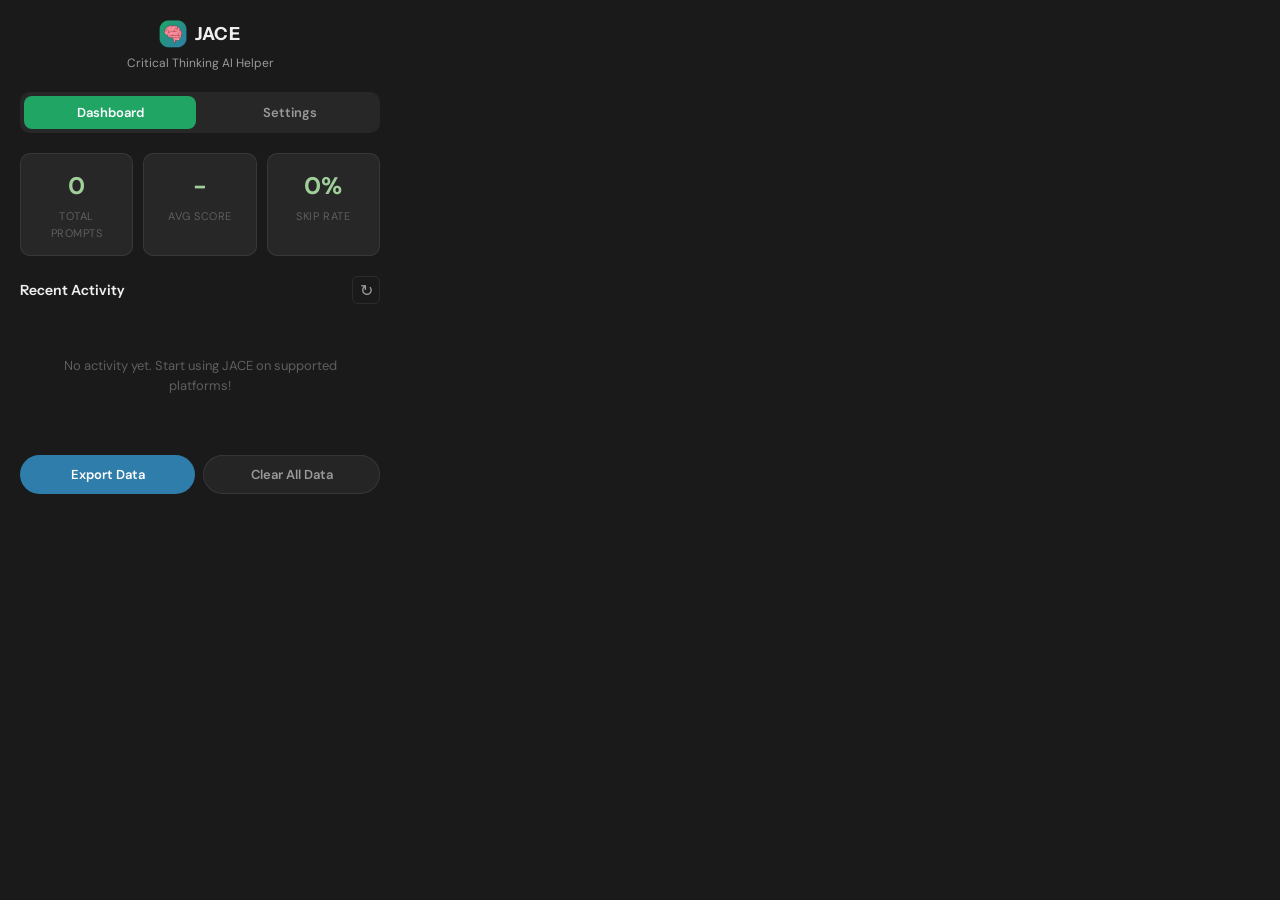
<file: JACE/extension/popup.html>
<!DOCTYPE html>
<html lang="en">
<head>
  <meta charset="UTF-8">
  <meta name="viewport" content="width=device-width, initial-scale=1.0">
  <title>JACE Dashboard</title>
  <link rel="stylesheet" href="popup.css">
</head>
<body>
  <div class="container">
    <header class="header">
      <div class="wordmark">
        <div class="wordmark-icon"><img src="icons/i48.png" alt="JACE" style="width:100%;height:100%;object-fit:contain;" /></div>
        <span class="wordmark-text">JACE</span>
      </div>
      <p class="tagline">Critical Thinking AI Helper</p>
    </header>

    <nav class="tabs">
      <button class="tab-btn active" data-tab="dashboard">Dashboard</button>
      <button class="tab-btn" data-tab="settings">Settings</button>
    </nav>

    <div id="dashboard-tab" class="tab-content active">
      <section class="stats">
        <div class="stat-card">
          <div class="stat-value" id="total-prompts">0</div>
          <div class="stat-label">Total Prompts</div>
        </div>
        <div class="stat-card">
          <div class="stat-value" id="avg-score">-</div>
          <div class="stat-label">Avg Score</div>
        </div>
        <div class="stat-card">
          <div class="stat-value" id="skip-rate">0%</div>
          <div class="stat-label">Skip Rate</div>
        </div>
      </section>

      <section class="history">
        <div class="section-header">
          <h3>Recent Activity</h3>
          <button class="btn-icon" id="refresh-history" title="Refresh">↻</button>
        </div>
        <div id="history-list" class="history-list">
          <div class="empty-state">No activity yet. Start using JACE on supported platforms!</div>
        </div>
      </section>

      <div class="actions">
        <button class="btn btn-secondary" id="export-logs">Export Data</button>
        <button class="btn btn-ghost" id="clear-logs">Clear All Data</button>
      </div>
    </div>

    <div id="settings-tab" class="tab-content">
      <section class="settings-section">
        <h3>Participant Info</h3>
        <div class="form-group">
          <label for="participant-id">Participant ID</label>
          <input type="text" id="participant-id" placeholder="e.g., P001" />
        </div>
      </section>

      <section class="settings-section">
        <h3>Active Platforms</h3>
        <p class="settings-hint">Uncheck a platform to disable JACE on that site.</p>
        <div class="platform-grid">
          <label class="platform-toggle">
            <input type="checkbox" id="platform-chatgpt" checked />
            <span class="platform-toggle-box">
              <span class="platform-toggle-icon">🤖</span>
              <span class="platform-toggle-name">ChatGPT</span>
            </span>
          </label>
          <label class="platform-toggle">
            <input type="checkbox" id="platform-claude" checked />
            <span class="platform-toggle-box">
              <span class="platform-toggle-icon">🟠</span>
              <span class="platform-toggle-name">Claude</span>
            </span>
          </label>
          <label class="platform-toggle">
            <input type="checkbox" id="platform-gemini" checked />
            <span class="platform-toggle-box">
              <span class="platform-toggle-icon">✨</span>
              <span class="platform-toggle-name">Gemini</span>
            </span>
          </label>
          <label class="platform-toggle">
            <input type="checkbox" id="platform-copilot" checked />
            <span class="platform-toggle-box">
              <span class="platform-toggle-icon">🪟</span>
              <span class="platform-toggle-name">Copilot</span>
            </span>
          </label>
        </div>
      </section>

      <section class="settings-section">
        <h3>Intervention Settings</h3>

        <div class="form-group">
          <label for="num-questions">Questions per Round: <span id="num-questions-value">2</span></label>
          <input type="range" id="num-questions" min="1" max="7" value="2" />
        </div>

        <div class="form-group">
          <label for="max-rounds">Maximum Rounds: <span id="max-rounds-value">2</span></label>
          <input type="range" id="max-rounds" min="1" max="5" value="2" />
        </div>

        <div class="form-group">
          <label for="intent-threshold">Intent Threshold (1-10): <span id="intent-threshold-value">3</span></label>
          <input type="range" id="intent-threshold" min="1" max="10" value="3" />
          <small>Questions scoring below this are skipped</small>
        </div>

        <div class="form-group">
          <label for="min-score-r1">Min Score Round 1: <span id="min-score-r1-value">70</span>/100</label>
          <input type="range" id="min-score-r1" min="1" max="100" value="70" />
        </div>

        <div class="form-group">
          <label for="min-score-r2">Min Score Round 2: <span id="min-score-r2-value">50</span>/100</label>
          <input type="range" id="min-score-r2" min="1" max="100" value="50" />
        </div>

        <div class="form-group checkbox-group">
          <label>
            <input type="checkbox" id="append-context" checked />
            <span>Append planning context to prompt</span>
          </label>
        </div>

        <div class="form-group checkbox-group">
          <label>
            <input type="checkbox" id="log-data" checked />
            <span>Enable data logging</span>
          </label>
        </div>
      </section>

      <div class="actions">
        <button class="btn btn-primary" id="save-settings">Save Settings</button>
      </div>

      <div id="save-message" class="message"></div>
    </div>
  </div>

  <script src="supabase-client.js"></script>
  <script src="popup.js"></script>
</body>
</html>
</file>
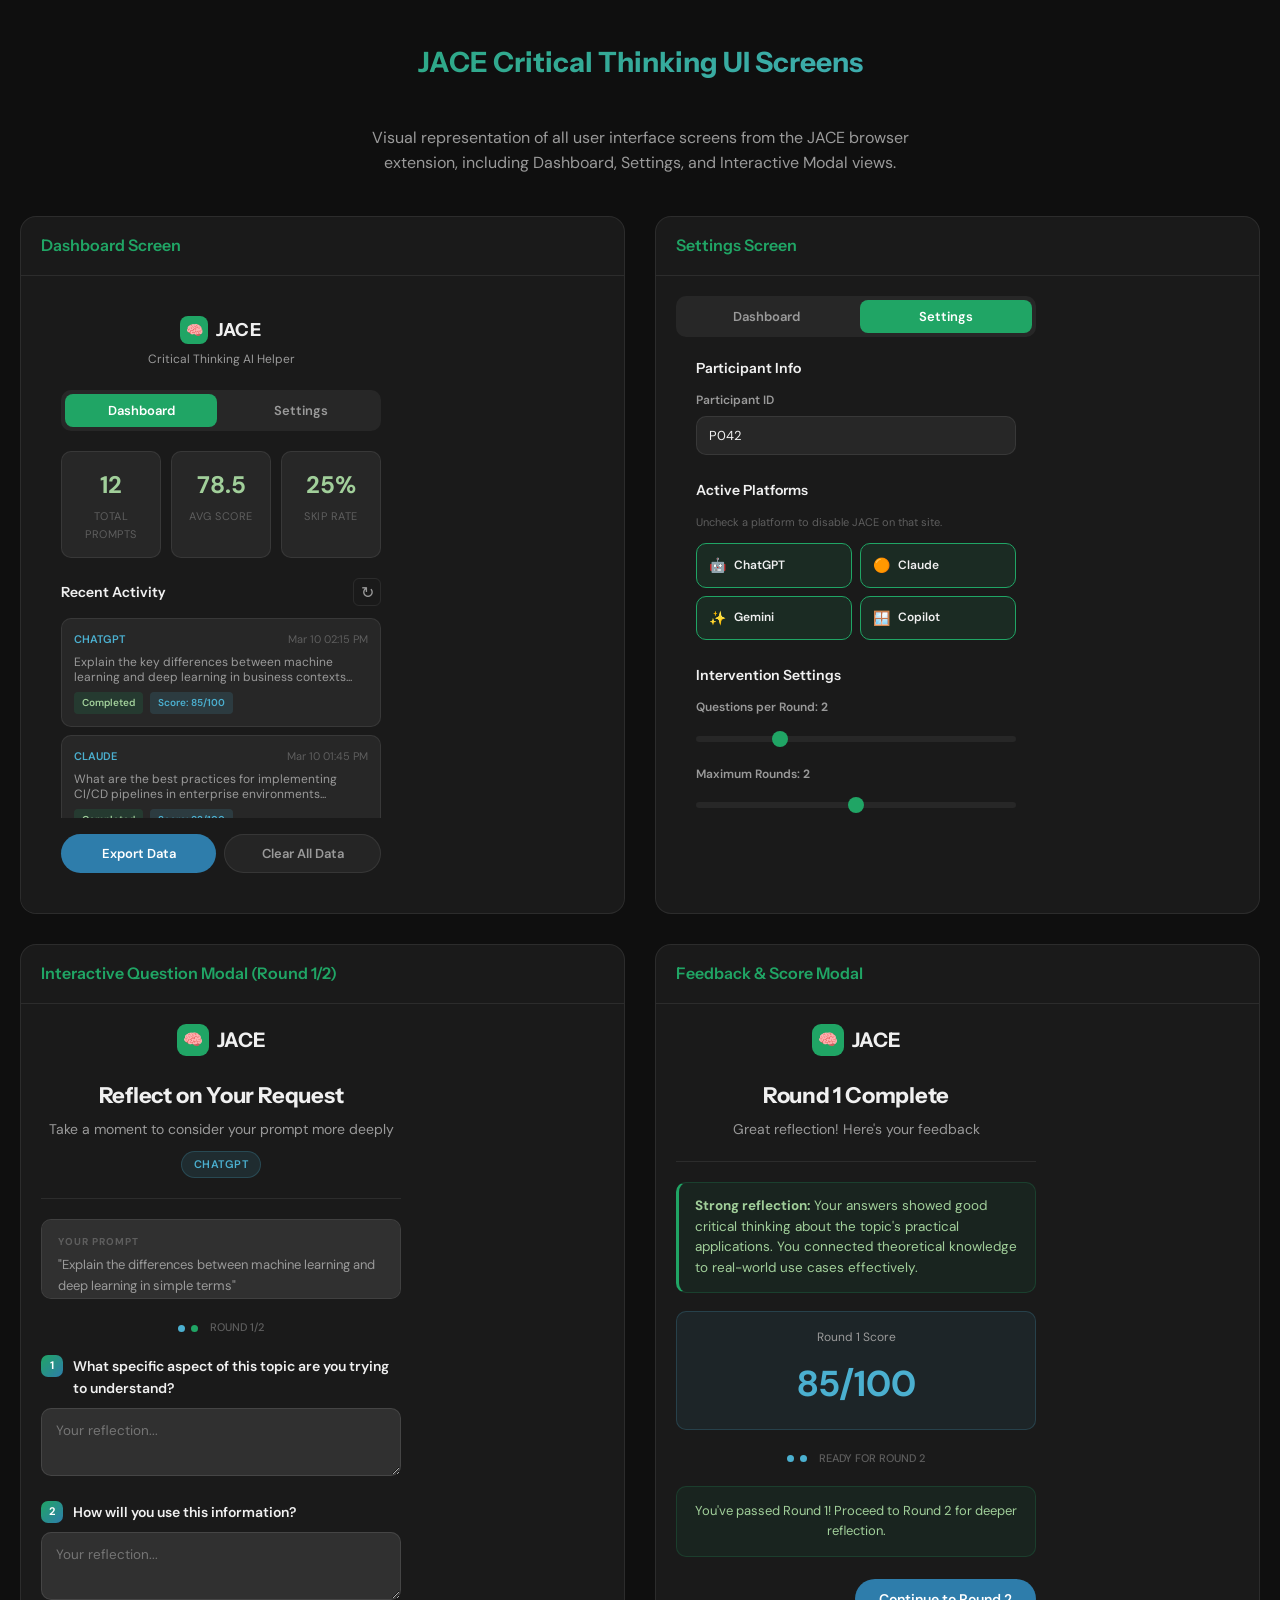
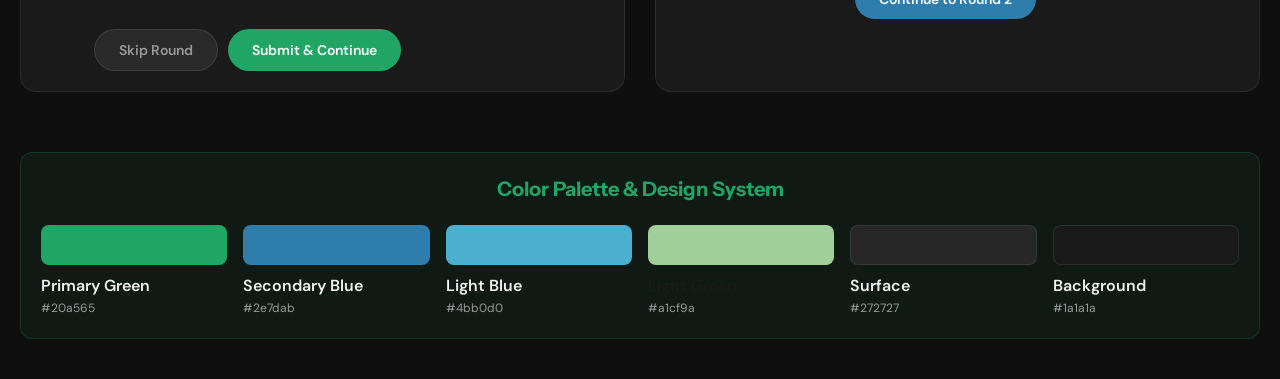
<file: JACE/extension/UI_SCREENSHOTS.html>
<!DOCTYPE html>
<html lang="en">
<head>
  <meta charset="UTF-8">
  <meta name="viewport" content="width=device-width, initial-scale=1.0">
  <title>JACE UI Screenshots - Dashboard & Settings</title>
  <link rel="preconnect" href="https://fonts.googleapis.com">
  <link rel="preconnect" href="https://fonts.gstatic.com" crossorigin>
  <link href="https://fonts.googleapis.com/css2?family=DM+Sans:ital,opsz,wght@0,9..40,300;0,9..40,400;0,9..40,500;0,9..40,600;0,9..40,700;1,9..40,400&family=Instrument+Sans:wght@400;500;600;700&display=swap" rel="stylesheet">
  <style>
    * {
      margin: 0;
      padding: 0;
      box-sizing: border-box;
    }

    body {
      background: #0f0f0f;
      color: #f0f0f0;
      font-family: 'DM Sans', sans-serif;
      padding: 40px 20px;
      line-height: 1.6;
    }

    .container {
      max-width: 1400px;
      margin: 0 auto;
    }

    h1 {
      font-family: 'Instrument Sans', sans-serif;
      font-size: 28px;
      margin-bottom: 12px;
      text-align: center;
      background: linear-gradient(135deg, #20a565, #4bb0d0);
      -webkit-background-clip: text;
      -webkit-text-fill-color: transparent;
      background-clip: text;
      margin-bottom: 40px;
    }

    .description {
      text-align: center;
      color: #9a9a9a;
      margin-bottom: 40px;
      max-width: 600px;
      margin-left: auto;
      margin-right: auto;
    }

    .screenshot-grid {
      display: grid;
      grid-template-columns: repeat(auto-fit, minmax(450px, 1fr));
      gap: 30px;
      margin-bottom: 60px;
    }

    .screenshot-card {
      background: #1a1a1a;
      border: 1px solid rgba(255,255,255,0.08);
      border-radius: 16px;
      overflow: hidden;
      transition: all 0.3s;
    }

    .screenshot-card:hover {
      border-color: rgba(32, 165, 101, 0.3);
      box-shadow: 0 8px 32px rgba(32, 165, 101, 0.15);
    }

    .screenshot-title {
      font-family: 'Instrument Sans', sans-serif;
      font-size: 16px;
      font-weight: 600;
      padding: 16px 20px;
      border-bottom: 1px solid rgba(255,255,255,0.08);
      color: #20a565;
    }

    .screenshot-content {
      width: 400px;
      padding: 20px;
      background: #1a1a1a;
      min-height: 500px;
      display: flex;
      flex-direction: column;
      position: relative;
    }

    /* === Dashboard Screen === */
    .dashboard-content .header {
      text-align: center;
      margin-bottom: 20px;
    }

    .wordmark {
      display: flex;
      align-items: center;
      gap: 8px;
      justify-content: center;
      margin-bottom: 6px;
    }

    .wordmark-icon {
      width: 28px;
      height: 28px;
      background: #20a565;
      border-radius: 8px;
      display: flex;
      align-items: center;
      justify-content: center;
      font-size: 14px;
    }

    .wordmark-text {
      font-family: 'Instrument Sans', sans-serif;
      font-size: 18px;
      font-weight: 700;
      letter-spacing: 0.04em;
      text-transform: uppercase;
    }

    .tagline {
      font-size: 12px;
      color: #9a9a9a;
    }

    .tabs {
      display: flex;
      gap: 8px;
      margin-bottom: 20px;
      background: #272727;
      border-radius: 10px;
      padding: 4px;
    }

    .tab-btn {
      flex: 1;
      padding: 8px 16px;
      background: transparent;
      border: none;
      border-radius: 8px;
      color: #9a9a9a;
      font-family: 'DM Sans', sans-serif;
      font-size: 13px;
      font-weight: 600;
      cursor: pointer;
      transition: all 0.2s;
    }

    .tab-btn.active {
      background: #20a565;
      color: white;
    }

    .stats {
      display: grid;
      grid-template-columns: repeat(3, 1fr);
      gap: 10px;
      margin-bottom: 20px;
    }

    .stat-card {
      background: #272727;
      border: 1px solid rgba(255,255,255,0.08);
      border-radius: 10px;
      padding: 14px 12px;
      text-align: center;
    }

    .stat-value {
      font-size: 24px;
      font-weight: 700;
      color: #a1cf9a;
      margin-bottom: 4px;
    }

    .stat-label {
      font-size: 11px;
      color: #5e5e5e;
      text-transform: uppercase;
      letter-spacing: 0.05em;
    }

    .section-header {
      display: flex;
      align-items: center;
      justify-content: space-between;
      margin-bottom: 12px;
      margin-top: 16px;
    }

    .section-header h3 {
      font-family: 'Instrument Sans', sans-serif;
      font-size: 14px;
      font-weight: 600;
      color: #f0f0f0;
    }

    .btn-icon {
      background: transparent;
      border: 1px solid rgba(255,255,255,0.08);
      border-radius: 6px;
      width: 28px;
      height: 28px;
      display: flex;
      align-items: center;
      justify-content: center;
      color: #9a9a9a;
      cursor: pointer;
      font-size: 16px;
    }

    .history-list {
      max-height: 200px;
      overflow-y: auto;
    }

    .history-item {
      background: #272727;
      border: 1px solid rgba(255,255,255,0.08);
      border-radius: 10px;
      padding: 12px;
      margin-bottom: 8px;
      font-size: 12px;
    }

    .history-item-header {
      display: flex;
      justify-content: space-between;
      margin-bottom: 6px;
    }

    .history-platform {
      font-size: 11px;
      font-weight: 600;
      color: #4bb0d0;
      text-transform: uppercase;
    }

    .history-time {
      font-size: 11px;
      color: #5e5e5e;
    }

    .history-prompt {
      color: #9a9a9a;
      margin-bottom: 6px;
      line-height: 1.3;
    }

    .history-badge {
      display: inline-block;
      font-size: 10px;
      padding: 3px 8px;
      border-radius: 4px;
      margin-right: 4px;
      font-weight: 600;
    }

    .history-badge.skipped {
      background: rgba(255, 193, 7, 0.15);
      color: #ffc107;
    }

    .history-badge.completed {
      background: rgba(32, 165, 101, 0.15);
      color: #a1cf9a;
    }

    .history-badge.score {
      background: rgba(75, 176, 208, 0.15);
      color: #4bb0d0;
    }

    .empty-state {
      text-align: center;
      padding: 30px 10px;
      color: #5e5e5e;
      font-size: 13px;
    }

    .actions {
      display: flex;
      gap: 8px;
      margin-top: 16px;
    }

    .btn {
      flex: 1;
      padding: 10px 16px;
      border-radius: 100px;
      font-size: 13px;
      font-weight: 600;
      cursor: pointer;
      border: none;
      transition: all 0.2s;
      font-family: 'DM Sans', sans-serif;
    }

    .btn-primary {
      background: #20a565;
      color: white;
    }

    .btn-secondary {
      background: #2e7dab;
      color: white;
    }

    .btn-ghost {
      background: rgba(255,255,255,0.05);
      color: #9a9a9a;
      border: 1px solid rgba(255,255,255,0.08);
    }

    /* === Settings Screen === */
    .settings-content {
      padding: 0;
    }

    .settings-section {
      margin-bottom: 24px;
      padding: 0 20px;
    }

    .settings-section h3 {
      font-family: 'Instrument Sans', sans-serif;
      font-size: 14px;
      font-weight: 600;
      margin-bottom: 12px;
      color: #f0f0f0;
    }

    .form-group {
      margin-bottom: 16px;
    }

    .form-group label {
      display: block;
      font-size: 12px;
      font-weight: 600;
      color: #9a9a9a;
      margin-bottom: 6px;
    }

    .form-group input[type="text"] {
      width: 100%;
      background: #272727;
      border: 1px solid rgba(255,255,255,0.08);
      border-radius: 10px;
      padding: 10px 12px;
      color: #f0f0f0;
      font-size: 13px;
      font-family: 'DM Sans', sans-serif;
    }

    .form-group input[type="range"] {
      width: 100%;
      height: 6px;
      background: #272727;
      border-radius: 3px;
      -webkit-appearance: none;
      appearance: none;
      outline: none;
    }

    .form-group input[type="range"]::-webkit-slider-thumb {
      -webkit-appearance: none;
      appearance: none;
      width: 16px;
      height: 16px;
      background: #20a565;
      border-radius: 50%;
      cursor: pointer;
    }

    .form-group small {
      display: block;
      font-size: 11px;
      color: #5e5e5e;
      margin-top: 4px;
    }

    .platform-grid {
      display: grid;
      grid-template-columns: 1fr 1fr;
      gap: 8px;
      margin-bottom: 12px;
    }

    .platform-toggle-box {
      display: flex;
      align-items: center;
      gap: 8px;
      padding: 10px 12px;
      background: #272727;
      border: 1px solid rgba(255,255,255,0.08);
      border-radius: 10px;
      cursor: pointer;
      transition: all 0.2s;
      font-size: 12px;
      font-weight: 600;
      color: #9a9a9a;
    }

    .platform-toggle-box.checked {
      border-color: #20a565;
      background: rgba(32, 165, 101, 0.12);
      color: #f0f0f0;
    }

    .platform-toggle-icon {
      font-size: 14px;
    }

    .checkbox-group label {
      display: flex;
      align-items: center;
      gap: 8px;
      cursor: pointer;
      font-size: 13px;
      color: #9a9a9a;
    }

    .checkbox-group input[type="checkbox"] {
      width: 16px;
      height: 16px;
      accent-color: #20a565;
      cursor: pointer;
    }

    .settings-hint {
      font-size: 11px;
      color: #5e5e5e;
      margin-bottom: 12px;
    }

    /* === Modal Screen === */
    .modal-overlay {
      position: fixed;
      inset: 0;
      background: rgba(0, 0, 0, 0.72);
      backdrop-filter: blur(8px);
      display: flex;
      align-items: center;
      justify-content: center;
      padding: 20px;
    }

    .modal-box {
      background: #272727;
      border: 1px solid rgba(255,255,255,0.08);
      border-radius: 18px;
      padding: 36px 32px;
      width: 100%;
      max-width: 600px;
      box-shadow: 0 32px 80px rgba(0,0,0,0.6);
    }

    .cti-wordmark {
      display: flex;
      align-items: center;
      gap: 8px;
      justify-content: center;
      margin-bottom: 22px;
    }

    .cti-wordmark-icon {
      width: 32px;
      height: 32px;
      background: #20a565;
      border-radius: 9px;
      display: flex;
      align-items: center;
      justify-content: center;
      font-size: 16px;
    }

    .cti-wordmark-text {
      font-family: 'Instrument Sans', sans-serif;
      font-size: 20px;
      font-weight: 700;
      text-transform: uppercase;
    }

    .cti-header {
      text-align: center;
      margin-bottom: 20px;
    }

    .cti-title {
      font-family: 'Instrument Sans', sans-serif;
      font-size: 22px;
      font-weight: 700;
      margin-bottom: 6px;
      letter-spacing: -0.01em;
    }

    .cti-subtitle {
      font-size: 14px;
      color: #9a9a9a;
      line-height: 1.55;
    }

    .cti-platform-badge {
      display: inline-flex;
      align-items: center;
      gap: 5px;
      background: rgba(75, 176, 208, 0.12);
      color: #4bb0d0;
      border: 1px solid rgba(75, 176, 208, 0.22);
      font-size: 11px;
      font-weight: 600;
      padding: 4px 12px;
      border-radius: 100px;
      margin-top: 10px;
      letter-spacing: 0.04em;
      text-transform: uppercase;
    }

    .cti-divider {
      border: none;
      border-top: 1px solid rgba(255,255,255,0.08);
      margin: 20px 0;
    }

    .cti-prompt-preview {
      background: #303030;
      border: 1px solid rgba(255,255,255,0.08);
      border-radius: 10px;
      padding: 14px 16px;
      margin-bottom: 20px;
      font-size: 13px;
      color: #9a9a9a;
      line-height: 1.6;
      max-height: 80px;
      overflow-y: auto;
    }

    .cti-label {
      font-size: 10px;
      font-weight: 700;
      text-transform: uppercase;
      letter-spacing: 0.1em;
      color: #5e5e5e;
      margin-bottom: 5px;
      display: block;
    }

    .cti-question-block {
      margin-bottom: 18px;
    }

    .cti-question-label {
      font-size: 14px;
      font-weight: 600;
      color: #f0f0f0;
      margin-bottom: 8px;
      display: flex;
      align-items: flex-start;
      gap: 10px;
    }

    .cti-question-number {
      background: linear-gradient(135deg, #20a565, #2e7dab);
      color: white;
      font-size: 11px;
      font-weight: 700;
      min-width: 22px;
      height: 22px;
      border-radius: 7px;
      display: flex;
      align-items: center;
      justify-content: center;
      flex-shrink: 0;
    }

    .cti-answer-input {
      width: 100%;
      background: #303030;
      border: 1px solid rgba(255,255,255,0.1);
      border-radius: 10px;
      padding: 12px 14px;
      color: #f0f0f0;
      font-size: 13.5px;
      line-height: 1.55;
      resize: vertical;
      min-height: 68px;
      font-family: 'DM Sans', sans-serif;
      box-sizing: border-box;
    }

    .cti-feedback {
      background: rgba(32, 165, 101, 0.08);
      border: 1px solid rgba(32, 165, 101, 0.22);
      border-left: 3px solid #20a565;
      border-radius: 10px;
      padding: 13px 16px;
      margin-bottom: 18px;
      font-size: 13.5px;
      color: #a1cf9a;
      line-height: 1.55;
    }

    .cti-progress {
      display: flex;
      align-items: center;
      gap: 6px;
      justify-content: center;
      margin-bottom: 18px;
    }

    .cti-progress-dot {
      width: 7px;
      height: 7px;
      border-radius: 50%;
      background: rgba(255,255,255,0.12);
    }

    .cti-progress-dot.active {
      background: #20a565;
    }

    .cti-progress-dot.complete {
      background: #4bb0d0;
    }

    .cti-progress-label {
      font-size: 11px;
      color: #5e5e5e;
      margin-left: 6px;
      font-weight: 500;
      text-transform: uppercase;
    }

    .cti-button-row {
      display: flex;
      gap: 10px;
      justify-content: flex-end;
      margin-top: 22px;
    }

    .cti-btn {
      padding: 11px 24px;
      border-radius: 100px;
      font-size: 14px;
      font-weight: 600;
      cursor: pointer;
      border: none;
      transition: all 0.2s;
      font-family: 'DM Sans', sans-serif;
    }

    .cti-btn-primary {
      background: #20a565;
      color: white;
    }

    .cti-btn-secondary {
      background: #2e7dab;
      color: white;
    }

    .cti-btn-skip {
      background: rgba(255,255,255,0.07);
      color: #9a9a9a;
      border: 1px solid rgba(255,255,255,0.1);
    }

    /* === Responsive === */
    .screenshot-content {
      display: flex;
      flex-direction: column;
      gap: 12px;
      max-height: 100%;
      overflow-y: auto;
    }

    .screenshot-content-inner {
      padding: 20px;
      flex: 1;
    }

    @media (max-width: 768px) {
      .screenshot-grid {
        grid-template-columns: 1fr;
      }
    }

    /* Scrollbar styling */
    .history-list::-webkit-scrollbar,
    .cti-prompt-preview::-webkit-scrollbar {
      width: 6px;
    }

    .history-list::-webkit-scrollbar-track,
    .cti-prompt-preview::-webkit-scrollbar-track {
      background: transparent;
    }

    .history-list::-webkit-scrollbar-thumb,
    .cti-prompt-preview::-webkit-scrollbar-thumb {
      background: #303030;
      border-radius: 3px;
    }

    /* Label section */
    .label-section {
      margin-top: 40px;
      padding: 20px;
      background: rgba(32, 165, 101, 0.08);
      border: 1px solid rgba(32, 165, 101, 0.2);
      border-radius: 12px;
      text-align: center;
      color: #a1cf9a;
    }
  </style>
</head>
<body>
  <div class="container">
    <h1>JACE Critical Thinking UI Screens</h1>
    <p class="description">Visual representation of all user interface screens from the JACE browser extension, including Dashboard, Settings, and Interactive Modal views.</p>

    <div class="screenshot-grid">
      <!-- Dashboard Screen -->
      <div class="screenshot-card">
        <div class="screenshot-title">Dashboard Screen</div>
        <div class="screenshot-content dashboard-content">
          <div class="screenshot-content-inner">
            <div class="header">
              <div class="wordmark">
                <div class="wordmark-icon">🧠</div>
                <span class="wordmark-text">JACE</span>
              </div>
              <p class="tagline">Critical Thinking AI Helper</p>
            </div>

            <div class="tabs">
              <button class="tab-btn active">Dashboard</button>
              <button class="tab-btn">Settings</button>
            </div>

            <div class="stats">
              <div class="stat-card">
                <div class="stat-value">12</div>
                <div class="stat-label">Total Prompts</div>
              </div>
              <div class="stat-card">
                <div class="stat-value">78.5</div>
                <div class="stat-label">Avg Score</div>
              </div>
              <div class="stat-card">
                <div class="stat-value">25%</div>
                <div class="stat-label">Skip Rate</div>
              </div>
            </div>

            <div class="section-header">
              <h3>Recent Activity</h3>
              <button class="btn-icon">↻</button>
            </div>

            <div class="history-list">
              <div class="history-item">
                <div class="history-item-header">
                  <span class="history-platform">CHATGPT</span>
                  <span class="history-time">Mar 10 02:15 PM</span>
                </div>
                <div class="history-prompt">Explain the key differences between machine learning and deep learning in business contexts...</div>
                <div>
                  <span class="history-badge completed">Completed</span>
                  <span class="history-badge score">Score: 85/100</span>
                </div>
              </div>

              <div class="history-item">
                <div class="history-item-header">
                  <span class="history-platform">CLAUDE</span>
                  <span class="history-time">Mar 10 01:45 PM</span>
                </div>
                <div class="history-prompt">What are the best practices for implementing CI/CD pipelines in enterprise environments...</div>
                <div>
                  <span class="history-badge completed">Completed</span>
                  <span class="history-badge score">Score: 92/100</span>
                </div>
              </div>

              <div class="history-item">
                <div class="history-item-header">
                  <span class="history-platform">GEMINI</span>
                  <span class="history-time">Mar 10 01:20 PM</span>
                </div>
                <div class="history-prompt">How does blockchain technology improve data security in financial systems...</div>
                <div>
                  <span class="history-badge skipped">Skipped</span>
                </div>
              </div>
            </div>

            <div class="actions">
              <button class="btn btn-secondary">Export Data</button>
              <button class="btn btn-ghost">Clear All Data</button>
            </div>
          </div>
        </div>
      </div>

      <!-- Settings Screen -->
      <div class="screenshot-card">
        <div class="screenshot-title">Settings Screen</div>
        <div class="screenshot-content settings-content">
          <div style="padding: 20px; overflow-y: auto; max-height: 550px;">
            <div class="tabs" style="margin-bottom: 20px;">
              <button class="tab-btn">Dashboard</button>
              <button class="tab-btn active">Settings</button>
            </div>

            <div class="settings-section">
              <h3>Participant Info</h3>
              <div class="form-group">
                <label>Participant ID</label>
                <input type="text" placeholder="e.g., P001" value="P042" />
              </div>
            </div>

            <div class="settings-section">
              <h3>Active Platforms</h3>
              <p class="settings-hint">Uncheck a platform to disable JACE on that site.</p>
              <div class="platform-grid">
                <div class="platform-toggle-box checked">
                  <span class="platform-toggle-icon">🤖</span>
                  <span>ChatGPT</span>
                </div>
                <div class="platform-toggle-box checked">
                  <span class="platform-toggle-icon">🟠</span>
                  <span>Claude</span>
                </div>
                <div class="platform-toggle-box checked">
                  <span class="platform-toggle-icon">✨</span>
                  <span>Gemini</span>
                </div>
                <div class="platform-toggle-box checked">
                  <span class="platform-toggle-icon">🪟</span>
                  <span>Copilot</span>
                </div>
              </div>
            </div>

            <div class="settings-section">
              <h3>Intervention Settings</h3>

              <div class="form-group">
                <label>Questions per Round: <strong>2</strong></label>
                <input type="range" min="1" max="5" value="2" />
              </div>

              <div class="form-group">
                <label>Maximum Rounds: <strong>2</strong></label>
                <input type="range" min="1" max="3" value="2" />
              </div>

              <div class="form-group">
                <label>Intent Threshold (1-10): <strong>6</strong></label>
                <input type="range" min="1" max="10" value="6" />
                <small>Questions scoring below this are skipped</small>
              </div>

              <div class="form-group">
                <label>Min Score Round 1: <strong>70</strong>/100</label>
                <input type="range" min="1" max="100" value="70" />
              </div>

              <div class="form-group">
                <label>Min Score Round 2: <strong>50</strong>/100</label>
                <input type="range" min="1" max="100" value="50" />
              </div>

              <div class="form-group checkbox-group">
                <label>
                  <input type="checkbox" checked />
                  <span>Append planning context to prompt</span>
                </label>
              </div>

              <div class="form-group checkbox-group">
                <label>
                  <input type="checkbox" checked />
                  <span>Enable data logging</span>
                </label>
              </div>
            </div>

            <div class="actions" style="margin-top: 20px;">
              <button class="btn btn-primary">Save Settings</button>
            </div>
          </div>
        </div>
      </div>

      <!-- Interactive Question Modal -->
      <div class="screenshot-card">
        <div class="screenshot-title">Interactive Question Modal (Round 1/2)</div>
        <div class="screenshot-content" style="padding: 0;">
          <div style="padding: 20px; overflow-y: auto;">
            <div class="cti-wordmark">
              <div class="cti-wordmark-icon">🧠</div>
              <span class="cti-wordmark-text">JACE</span>
            </div>

            <div class="cti-header">
              <h2 class="cti-title">Reflect on Your Request</h2>
              <p class="cti-subtitle">Take a moment to consider your prompt more deeply</p>
              <span class="cti-platform-badge">ChatGPT</span>
            </div>

            <div style="border-top: 1px solid rgba(255,255,255,0.08); padding-top: 20px;">
              <div class="cti-prompt-preview">
                <span class="cti-label">Your Prompt</span>
                "Explain the differences between machine learning and deep learning in simple terms"
              </div>

              <div class="cti-progress">
                <span class="cti-progress-dot complete"></span>
                <span class="cti-progress-dot active"></span>
                <span class="cti-progress-label">Round 1/2</span>
              </div>

              <div class="cti-question-block">
                <label class="cti-question-label">
                  <span class="cti-question-number">1</span>
                  <span>What specific aspect of this topic are you trying to understand?</span>
                </label>
                <textarea class="cti-answer-input" placeholder="Your reflection..."></textarea>
              </div>

              <div class="cti-question-block">
                <label class="cti-question-label">
                  <span class="cti-question-number">2</span>
                  <span>How will you use this information?</span>
                </label>
                <textarea class="cti-answer-input" placeholder="Your reflection..."></textarea>
              </div>

              <div class="cti-button-row">
                <button class="cti-btn cti-btn-skip">Skip Round</button>
                <button class="cti-btn cti-btn-primary">Submit & Continue</button>
              </div>
            </div>
          </div>
        </div>
      </div>

      <!-- Feedback Modal -->
      <div class="screenshot-card">
        <div class="screenshot-title">Feedback & Score Modal</div>
        <div class="screenshot-content" style="padding: 0;">
          <div style="padding: 20px; overflow-y: auto;">
            <div class="cti-wordmark">
              <div class="cti-wordmark-icon">🧠</div>
              <span class="cti-wordmark-text">JACE</span>
            </div>

            <div class="cti-header">
              <h2 class="cti-title">Round 1 Complete</h2>
              <p class="cti-subtitle">Great reflection! Here's your feedback</p>
            </div>

            <div style="border-top: 1px solid rgba(255,255,255,0.08); padding-top: 20px;">
              <div class="cti-feedback">
                <strong>Strong reflection:</strong> Your answers showed good critical thinking about the topic's practical applications. You connected theoretical knowledge to real-world use cases effectively.
              </div>

              <div style="background: rgba(75, 176, 208, 0.08); border: 1px solid rgba(75, 176, 208, 0.2); border-radius: 10px; padding: 16px; margin-bottom: 20px; text-align: center;">
                <div style="font-size: 12px; color: #9a9a9a; margin-bottom: 8px;">Round 1 Score</div>
                <div style="font-size: 36px; font-weight: 700; color: #4bb0d0;">85/100</div>
              </div>

              <div class="cti-progress">
                <span class="cti-progress-dot complete"></span>
                <span class="cti-progress-dot complete"></span>
                <span class="cti-progress-label">Ready for Round 2</span>
              </div>

              <div style="background: rgba(32, 165, 101, 0.08); border: 1px solid rgba(32, 165, 101, 0.2); border-radius: 10px; padding: 14px; margin-bottom: 20px; text-align: center; font-size: 13px; color: #a1cf9a;">
                You've passed Round 1! Proceed to Round 2 for deeper reflection.
              </div>

              <div class="cti-button-row">
                <button class="cti-btn cti-btn-secondary">Continue to Round 2</button>
              </div>
            </div>
          </div>
        </div>
      </div>
    </div>

    <div class="label-section">
      <h2 style="font-family: 'Instrument Sans', sans-serif; font-size: 20px; margin-bottom: 12px; color: #20a565;">Color Palette & Design System</h2>
      <div style="display: grid; grid-template-columns: repeat(auto-fit, minmax(150px, 1fr)); gap: 16px; margin-top: 20px; text-align: left;">
        <div>
          <div style="width: 100%; height: 40px; background: #20a565; border-radius: 8px; margin-bottom: 8px;"></div>
          <div style="font-weight: 600; color: #f0f0f0;">Primary Green</div>
          <div style="font-size: 12px; color: #9a9a9a;">#20a565</div>
        </div>
        <div>
          <div style="width: 100%; height: 40px; background: #2e7dab; border-radius: 8px; margin-bottom: 8px;"></div>
          <div style="font-weight: 600; color: #f0f0f0;">Secondary Blue</div>
          <div style="font-size: 12px; color: #9a9a9a;">#2e7dab</div>
        </div>
        <div>
          <div style="width: 100%; height: 40px; background: #4bb0d0; border-radius: 8px; margin-bottom: 8px;"></div>
          <div style="font-weight: 600; color: #f0f0f0;">Light Blue</div>
          <div style="font-size: 12px; color: #9a9a9a;">#4bb0d0</div>
        </div>
        <div>
          <div style="width: 100%; height: 40px; background: #a1cf9a; border-radius: 8px; margin-bottom: 8px;"></div>
          <div style="font-weight: 600; color: #1a1a1a;">Light Green</div>
          <div style="font-size: 12px; color: #9a9a9a;">#a1cf9a</div>
        </div>
        <div>
          <div style="width: 100%; height: 40px; background: #272727; border: 1px solid rgba(255,255,255,0.08); border-radius: 8px; margin-bottom: 8px;"></div>
          <div style="font-weight: 600; color: #f0f0f0;">Surface</div>
          <div style="font-size: 12px; color: #9a9a9a;">#272727</div>
        </div>
        <div>
          <div style="width: 100%; height: 40px; background: #1a1a1a; border: 1px solid rgba(255,255,255,0.08); border-radius: 8px; margin-bottom: 8px;"></div>
          <div style="font-weight: 600; color: #f0f0f0;">Background</div>
          <div style="font-size: 12px; color: #9a9a9a;">#1a1a1a</div>
        </div>
      </div>
    </div>
  </div>
</body>
</html>
</file>
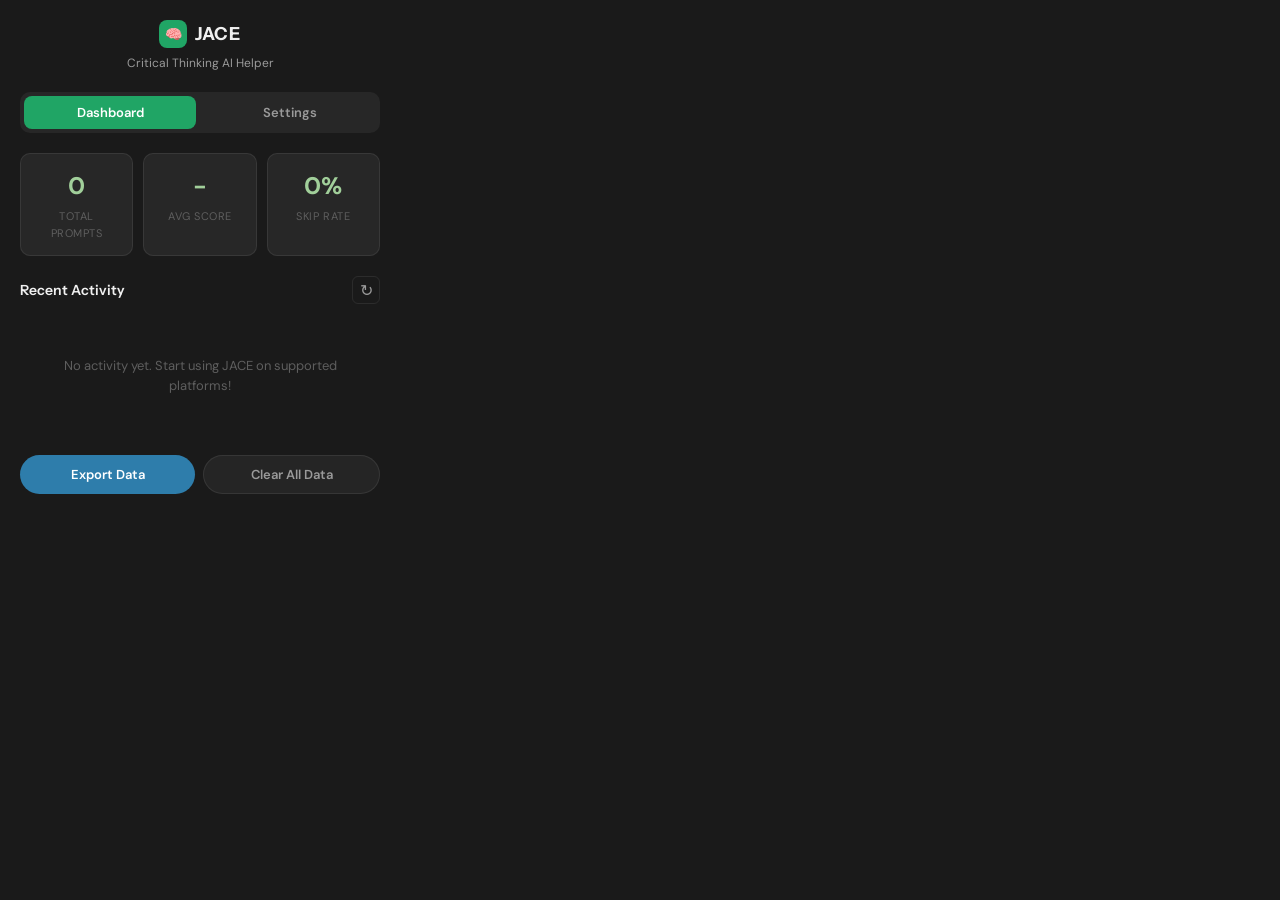
<file: project 5/extension/popup.html>
<!DOCTYPE html>
<html lang="en">
<head>
  <meta charset="UTF-8">
  <meta name="viewport" content="width=device-width, initial-scale=1.0">
  <title>JACE Dashboard</title>
  <link rel="stylesheet" href="popup.css">
</head>
<body>
  <div class="container">
    <header class="header">
      <div class="wordmark">
        <div class="wordmark-icon">🧠</div>
        <span class="wordmark-text">JACE</span>
      </div>
      <p class="tagline">Critical Thinking AI Helper</p>
    </header>

    <nav class="tabs">
      <button class="tab-btn active" data-tab="dashboard">Dashboard</button>
      <button class="tab-btn" data-tab="settings">Settings</button>
    </nav>

    <div id="dashboard-tab" class="tab-content active">
      <section class="stats">
        <div class="stat-card">
          <div class="stat-value" id="total-prompts">0</div>
          <div class="stat-label">Total Prompts</div>
        </div>
        <div class="stat-card">
          <div class="stat-value" id="avg-score">-</div>
          <div class="stat-label">Avg Score</div>
        </div>
        <div class="stat-card">
          <div class="stat-value" id="skip-rate">0%</div>
          <div class="stat-label">Skip Rate</div>
        </div>
      </section>

      <section class="history">
        <div class="section-header">
          <h3>Recent Activity</h3>
          <button class="btn-icon" id="refresh-history" title="Refresh">↻</button>
        </div>
        <div id="history-list" class="history-list">
          <div class="empty-state">No activity yet. Start using JACE on supported platforms!</div>
        </div>
      </section>

      <div class="actions">
        <button class="btn btn-secondary" id="export-logs">Export Data</button>
        <button class="btn btn-ghost" id="clear-logs">Clear All Data</button>
      </div>
    </div>

    <div id="settings-tab" class="tab-content">
      <section class="settings-section">
        <h3>Participant Info</h3>
        <div class="form-group">
          <label for="participant-id">Participant ID</label>
          <input type="text" id="participant-id" placeholder="e.g., P001" />
        </div>
      </section>

      <section class="settings-section">
        <h3>Intervention Settings</h3>

        <div class="form-group">
          <label for="num-questions">Questions per Round: <span id="num-questions-value">2</span></label>
          <input type="range" id="num-questions" min="1" max="5" value="2" />
        </div>

        <div class="form-group">
          <label for="max-rounds">Maximum Rounds: <span id="max-rounds-value">2</span></label>
          <input type="range" id="max-rounds" min="1" max="3" value="2" />
        </div>

        <div class="form-group">
          <label for="intent-threshold">Intent Threshold (1-10): <span id="intent-threshold-value">6</span></label>
          <input type="range" id="intent-threshold" min="1" max="10" value="6" />
          <small>Questions scoring below this are skipped</small>
        </div>

        <div class="form-group">
          <label for="min-score-r1">Min Score Round 1: <span id="min-score-r1-value">7</span>/10</label>
          <input type="range" id="min-score-r1" min="1" max="10" value="7" />
        </div>

        <div class="form-group">
          <label for="min-score-r2">Min Score Round 2: <span id="min-score-r2-value">5</span>/10</label>
          <input type="range" id="min-score-r2" min="1" max="10" value="5" />
        </div>

        <div class="form-group checkbox-group">
          <label>
            <input type="checkbox" id="append-context" checked />
            <span>Append planning context to prompt</span>
          </label>
        </div>

        <div class="form-group checkbox-group">
          <label>
            <input type="checkbox" id="log-data" checked />
            <span>Enable data logging</span>
          </label>
        </div>
      </section>

      <div class="actions">
        <button class="btn btn-primary" id="save-settings">Save Settings</button>
      </div>

      <div id="save-message" class="message"></div>
    </div>
  </div>

  <script src="supabase-client.js"></script>
  <script src="popup.js"></script>
</body>
</html>
</file>
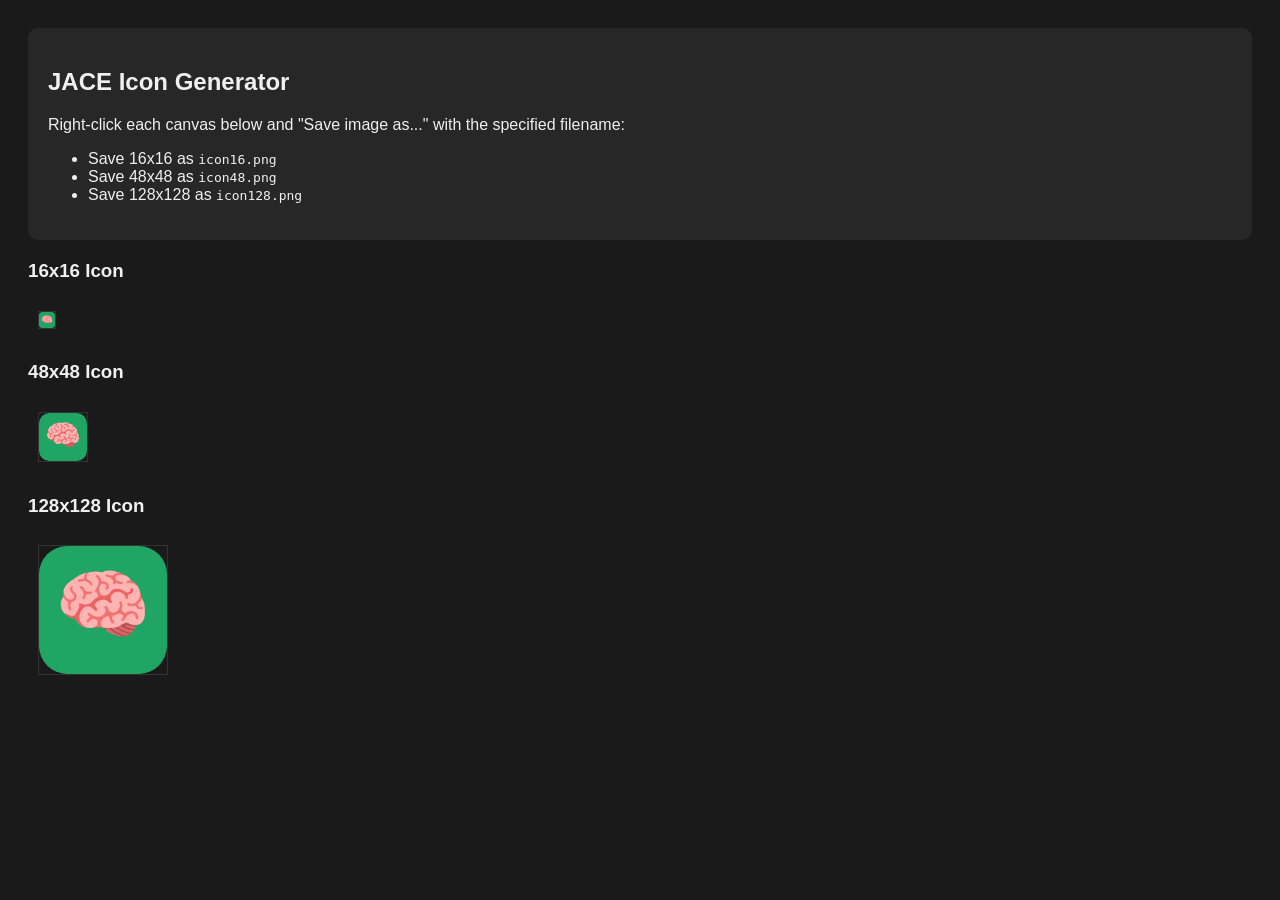
<file: JACE/extension/icons/generate-icons.html>
<!DOCTYPE html>
<html>
<head>
  <title>JACE Icon Generator</title>
  <style>
    body {
      font-family: sans-serif;
      padding: 20px;
      background: #1a1a1a;
      color: #f0f0f0;
    }
    canvas {
      margin: 10px;
      border: 1px solid #333;
    }
    .instructions {
      background: #272727;
      padding: 20px;
      border-radius: 10px;
      margin-bottom: 20px;
    }
  </style>
</head>
<body>
  <div class="instructions">
    <h2>JACE Icon Generator</h2>
    <p>Right-click each canvas below and "Save image as..." with the specified filename:</p>
    <ul>
      <li>Save 16x16 as <code>icon16.png</code></li>
      <li>Save 48x48 as <code>icon48.png</code></li>
      <li>Save 128x128 as <code>icon128.png</code></li>
    </ul>
  </div>

  <div>
    <h3>16x16 Icon</h3>
    <canvas id="icon16" width="16" height="16"></canvas>
  </div>

  <div>
    <h3>48x48 Icon</h3>
    <canvas id="icon48" width="48" height="48"></canvas>
  </div>

  <div>
    <h3>128x128 Icon</h3>
    <canvas id="icon128" width="128" height="128"></canvas>
  </div>

  <script>
    function drawIcon(canvas, size) {
      const ctx = canvas.getContext('2d');

      const radius = size * 0.22;
      ctx.fillStyle = '#20a565';
      ctx.beginPath();
      ctx.roundRect(0, 0, size, size, radius);
      ctx.fill();

      ctx.fillStyle = 'white';
      ctx.font = `${size * 0.6}px Arial`;
      ctx.textAlign = 'center';
      ctx.textBaseline = 'middle';
      ctx.fillText('🧠', size / 2, size / 2);
    }

    drawIcon(document.getElementById('icon16'), 16);
    drawIcon(document.getElementById('icon48'), 48);
    drawIcon(document.getElementById('icon128'), 128);
  </script>
</body>
</html>
</file>
<file: JACE/extension/popup.css>
@import url('https://fonts.googleapis.com/css2?family=DM+Sans:ital,opsz,wght@0,9..40,300;0,9..40,400;0,9..40,500;0,9..40,600;0,9..40,700;1,9..40,400&family=Instrument+Sans:wght@400;500;600;700&display=swap');

:root {
  --jace-green-light: #a1cf9a;
  --jace-green-mid:   #20a565;
  --jace-blue-mid:    #2e7dab;
  --jace-blue-light:  #4bb0d0;
  --jace-bg:          #1a1a1a;
  --jace-surface:     #272727;
  --jace-surface-2:   #303030;
  --jace-border:      rgba(255,255,255,0.08);
  --jace-text:        #f0f0f0;
  --jace-text-muted:  #9a9a9a;
  --jace-text-dim:    #5e5e5e;
  --jace-radius:      18px;
  --jace-radius-sm:   10px;
  --jace-radius-pill: 100px;
}

* {
  margin: 0;
  padding: 0;
  box-sizing: border-box;
}

body {
  width: 400px;
  min-height: 500px;
  background: var(--jace-bg);
  color: var(--jace-text);
  font-family: 'DM Sans', sans-serif;
  font-size: 14px;
  line-height: 1.5;
}

.container {
  padding: 20px;
}

.header {
  text-align: center;
  margin-bottom: 20px;
}

.wordmark {
  display: flex;
  align-items: center;
  gap: 8px;
  justify-content: center;
  margin-bottom: 6px;
}

.wordmark-icon {
  width: 28px;
  height: 28px;
  display: flex;
  align-items: center;
  justify-content: center;
}

.wordmark-text {
  font-family: 'Instrument Sans', sans-serif;
  font-size: 18px;
  font-weight: 700;
  letter-spacing: 0.04em;
  text-transform: uppercase;
}

.tagline {
  font-size: 12px;
  color: var(--jace-text-muted);
}

.tabs {
  display: flex;
  gap: 8px;
  margin-bottom: 20px;
  background: var(--jace-surface);
  border-radius: var(--jace-radius-sm);
  padding: 4px;
}

.tab-btn {
  flex: 1;
  padding: 8px 16px;
  background: transparent;
  border: none;
  border-radius: 8px;
  color: var(--jace-text-muted);
  font-family: 'DM Sans', sans-serif;
  font-size: 13px;
  font-weight: 600;
  cursor: pointer;
  transition: all 0.2s;
}

.tab-btn:hover {
  color: var(--jace-text);
  background: rgba(255,255,255,0.05);
}

.tab-btn.active {
  background: var(--jace-green-mid);
  color: white;
}

.tab-content {
  display: none;
}

.tab-content.active {
  display: block;
}

.stats {
  display: grid;
  grid-template-columns: repeat(3, 1fr);
  gap: 10px;
  margin-bottom: 20px;
}

.stat-card {
  background: var(--jace-surface);
  border: 1px solid var(--jace-border);
  border-radius: var(--jace-radius-sm);
  padding: 14px 12px;
  text-align: center;
}

.stat-value {
  font-size: 24px;
  font-weight: 700;
  color: var(--jace-green-light);
  margin-bottom: 4px;
}

.stat-label {
  font-size: 11px;
  color: var(--jace-text-dim);
  text-transform: uppercase;
  letter-spacing: 0.05em;
}

.section-header {
  display: flex;
  align-items: center;
  justify-content: space-between;
  margin-bottom: 12px;
}

.section-header h3 {
  font-family: 'Instrument Sans', sans-serif;
  font-size: 14px;
  font-weight: 600;
  color: var(--jace-text);
}

.btn-icon {
  background: transparent;
  border: 1px solid var(--jace-border);
  border-radius: 6px;
  width: 28px;
  height: 28px;
  display: flex;
  align-items: center;
  justify-content: center;
  color: var(--jace-text-muted);
  cursor: pointer;
  font-size: 16px;
  transition: all 0.2s;
}

.btn-icon:hover {
  background: var(--jace-surface);
  color: var(--jace-text);
}

.history {
  margin-bottom: 20px;
}

.history-list {
  max-height: 240px;
  overflow-y: auto;
  scrollbar-width: thin;
  scrollbar-color: var(--jace-surface-2) transparent;
}

.history-item {
  background: var(--jace-surface);
  border: 1px solid var(--jace-border);
  border-radius: var(--jace-radius-sm);
  padding: 12px;
  margin-bottom: 8px;
}

.history-item-header {
  display: flex;
  justify-content: space-between;
  align-items: flex-start;
  margin-bottom: 6px;
}

.history-platform {
  font-size: 11px;
  font-weight: 600;
  color: var(--jace-blue-light);
  text-transform: uppercase;
  letter-spacing: 0.05em;
}

.history-time {
  font-size: 11px;
  color: var(--jace-text-dim);
}

.history-prompt {
  font-size: 12px;
  color: var(--jace-text-muted);
  line-height: 1.4;
  margin-bottom: 6px;
  overflow: hidden;
  text-overflow: ellipsis;
  display: -webkit-box;
  -webkit-line-clamp: 2;
  -webkit-box-orient: vertical;
}

.history-footer {
  display: flex;
  justify-content: space-between;
  align-items: center;
  min-height: 20px;
}

.history-badge {
  font-size: 10px;
  padding: 3px 8px;
  border-radius: 4px;
  font-weight: 600;
}

.history-badge.skipped {
  background: rgba(255, 193, 7, 0.15);
  color: #ffc107;
}

.history-badge.completed {
  background: rgba(32, 165, 101, 0.15);
  color: var(--jace-green-light);
}

.history-score {
  font-family: 'Instrument Sans', sans-serif;
  font-size: 16px;
  font-weight: 700;
  color: var(--jace-blue-light);
  line-height: 1;
}

.history-score-denom {
  font-size: 10px;
  font-weight: 500;
  color: var(--jace-text-dim);
  margin-left: 1px;
}

.empty-state {
  text-align: center;
  padding: 40px 20px;
  color: var(--jace-text-dim);
  font-size: 13px;
}

.actions {
  display: flex;
  gap: 8px;
  margin-top: 16px;
}

.btn {
  flex: 1;
  padding: 10px 16px;
  border-radius: var(--jace-radius-pill);
  font-size: 13px;
  font-weight: 600;
  cursor: pointer;
  border: none;
  transition: all 0.2s;
  font-family: 'DM Sans', sans-serif;
}

.btn-primary {
  background: var(--jace-green-mid);
  color: white;
}

.btn-primary:hover {
  background: #23b871;
  transform: translateY(-1px);
}

.btn-secondary {
  background: var(--jace-blue-mid);
  color: white;
}

.btn-secondary:hover {
  background: #3490c0;
}

.btn-ghost {
  background: rgba(255,255,255,0.05);
  color: var(--jace-text-muted);
  border: 1px solid var(--jace-border);
}

.btn-ghost:hover {
  background: rgba(255,255,255,0.08);
  color: var(--jace-text);
}

.settings-section {
  margin-bottom: 24px;
}

.settings-section h3 {
  font-family: 'Instrument Sans', sans-serif;
  font-size: 14px;
  font-weight: 600;
  margin-bottom: 12px;
  color: var(--jace-text);
}

.form-group {
  margin-bottom: 16px;
}

.form-group label {
  display: block;
  font-size: 12px;
  font-weight: 600;
  color: var(--jace-text-muted);
  margin-bottom: 6px;
}

.form-group input[type="text"] {
  width: 100%;
  background: var(--jace-surface);
  border: 1px solid var(--jace-border);
  border-radius: var(--jace-radius-sm);
  padding: 10px 12px;
  color: var(--jace-text);
  font-size: 13px;
  font-family: 'DM Sans', sans-serif;
}

.form-group input[type="text"]:focus {
  outline: none;
  border-color: var(--jace-green-mid);
}

.form-group input[type="range"] {
  width: 100%;
  height: 6px;
  background: var(--jace-surface);
  border-radius: 3px;
  outline: none;
  -webkit-appearance: none;
}

.form-group input[type="range"]::-webkit-slider-thumb {
  -webkit-appearance: none;
  appearance: none;
  width: 16px;
  height: 16px;
  background: var(--jace-green-mid);
  border-radius: 50%;
  cursor: pointer;
}

.form-group input[type="range"]::-moz-range-thumb {
  width: 16px;
  height: 16px;
  background: var(--jace-green-mid);
  border-radius: 50%;
  cursor: pointer;
  border: none;
}

.form-group small {
  display: block;
  font-size: 11px;
  color: var(--jace-text-dim);
  margin-top: 4px;
}

.checkbox-group label {
  display: flex;
  align-items: center;
  gap: 8px;
  cursor: pointer;
}

.checkbox-group input[type="checkbox"] {
  width: 16px;
  height: 16px;
  accent-color: var(--jace-green-mid);
  cursor: pointer;
}

.settings-hint {
  font-size: 11px;
  color: var(--jace-text-dim);
  margin-bottom: 12px;
}

.platform-grid {
  display: grid;
  grid-template-columns: 1fr 1fr;
  gap: 8px;
}

.platform-toggle {
  cursor: pointer;
  display: block;
}

.platform-toggle input[type="checkbox"] {
  display: none;
}

.platform-toggle-box {
  display: flex;
  align-items: center;
  gap: 8px;
  padding: 10px 12px;
  background: var(--jace-surface);
  border: 1px solid var(--jace-border);
  border-radius: var(--jace-radius-sm);
  transition: all 0.2s;
  user-select: none;
}

.platform-toggle input[type="checkbox"]:checked + .platform-toggle-box {
  border-color: var(--jace-green-mid);
  background: rgba(32, 165, 101, 0.12);
}

.platform-toggle:hover .platform-toggle-box {
  background: var(--jace-surface-2);
}

.platform-toggle-icon {
  font-size: 14px;
}

.platform-toggle-name {
  font-size: 12px;
  font-weight: 600;
  color: var(--jace-text-muted);
}

.platform-toggle input[type="checkbox"]:checked + .platform-toggle-box .platform-toggle-name {
  color: var(--jace-text);
}

.message {
  margin-top: 12px;
  padding: 10px 12px;
  border-radius: var(--jace-radius-sm);
  font-size: 12px;
  text-align: center;
  display: none;
}

.message.success {
  background: rgba(32, 165, 101, 0.15);
  color: var(--jace-green-light);
  border: 1px solid rgba(32, 165, 101, 0.3);
  display: block;
}

.message.error {
  background: rgba(239, 68, 68, 0.15);
  color: #ef4444;
  border: 1px solid rgba(239, 68, 68, 0.3);
  display: block;
}
</file>
<file: project 5/extension/popup.css>
@import url('https://fonts.googleapis.com/css2?family=DM+Sans:ital,opsz,wght@0,9..40,300;0,9..40,400;0,9..40,500;0,9..40,600;0,9..40,700;1,9..40,400&family=Instrument+Sans:wght@400;500;600;700&display=swap');

:root {
  --jace-green-light: #a1cf9a;
  --jace-green-mid:   #20a565;
  --jace-blue-mid:    #2e7dab;
  --jace-blue-light:  #4bb0d0;
  --jace-bg:          #1a1a1a;
  --jace-surface:     #272727;
  --jace-surface-2:   #303030;
  --jace-border:      rgba(255,255,255,0.08);
  --jace-text:        #f0f0f0;
  --jace-text-muted:  #9a9a9a;
  --jace-text-dim:    #5e5e5e;
  --jace-radius:      18px;
  --jace-radius-sm:   10px;
  --jace-radius-pill: 100px;
}

* {
  margin: 0;
  padding: 0;
  box-sizing: border-box;
}

body {
  width: 400px;
  min-height: 500px;
  background: var(--jace-bg);
  color: var(--jace-text);
  font-family: 'DM Sans', sans-serif;
  font-size: 14px;
  line-height: 1.5;
}

.container {
  padding: 20px;
}

.header {
  text-align: center;
  margin-bottom: 20px;
}

.wordmark {
  display: flex;
  align-items: center;
  gap: 8px;
  justify-content: center;
  margin-bottom: 6px;
}

.wordmark-icon {
  width: 28px;
  height: 28px;
  background: var(--jace-green-mid);
  border-radius: 8px;
  display: flex;
  align-items: center;
  justify-content: center;
  font-size: 14px;
}

.wordmark-text {
  font-family: 'Instrument Sans', sans-serif;
  font-size: 18px;
  font-weight: 700;
  letter-spacing: 0.04em;
  text-transform: uppercase;
}

.tagline {
  font-size: 12px;
  color: var(--jace-text-muted);
}

.tabs {
  display: flex;
  gap: 8px;
  margin-bottom: 20px;
  background: var(--jace-surface);
  border-radius: var(--jace-radius-sm);
  padding: 4px;
}

.tab-btn {
  flex: 1;
  padding: 8px 16px;
  background: transparent;
  border: none;
  border-radius: 8px;
  color: var(--jace-text-muted);
  font-family: 'DM Sans', sans-serif;
  font-size: 13px;
  font-weight: 600;
  cursor: pointer;
  transition: all 0.2s;
}

.tab-btn:hover {
  color: var(--jace-text);
  background: rgba(255,255,255,0.05);
}

.tab-btn.active {
  background: var(--jace-green-mid);
  color: white;
}

.tab-content {
  display: none;
}

.tab-content.active {
  display: block;
}

.stats {
  display: grid;
  grid-template-columns: repeat(3, 1fr);
  gap: 10px;
  margin-bottom: 20px;
}

.stat-card {
  background: var(--jace-surface);
  border: 1px solid var(--jace-border);
  border-radius: var(--jace-radius-sm);
  padding: 14px 12px;
  text-align: center;
}

.stat-value {
  font-size: 24px;
  font-weight: 700;
  color: var(--jace-green-light);
  margin-bottom: 4px;
}

.stat-label {
  font-size: 11px;
  color: var(--jace-text-dim);
  text-transform: uppercase;
  letter-spacing: 0.05em;
}

.section-header {
  display: flex;
  align-items: center;
  justify-content: space-between;
  margin-bottom: 12px;
}

.section-header h3 {
  font-family: 'Instrument Sans', sans-serif;
  font-size: 14px;
  font-weight: 600;
  color: var(--jace-text);
}

.btn-icon {
  background: transparent;
  border: 1px solid var(--jace-border);
  border-radius: 6px;
  width: 28px;
  height: 28px;
  display: flex;
  align-items: center;
  justify-content: center;
  color: var(--jace-text-muted);
  cursor: pointer;
  font-size: 16px;
  transition: all 0.2s;
}

.btn-icon:hover {
  background: var(--jace-surface);
  color: var(--jace-text);
}

.history {
  margin-bottom: 20px;
}

.history-list {
  max-height: 240px;
  overflow-y: auto;
  scrollbar-width: thin;
  scrollbar-color: var(--jace-surface-2) transparent;
}

.history-item {
  background: var(--jace-surface);
  border: 1px solid var(--jace-border);
  border-radius: var(--jace-radius-sm);
  padding: 12px;
  margin-bottom: 8px;
}

.history-item-header {
  display: flex;
  justify-content: space-between;
  align-items: flex-start;
  margin-bottom: 6px;
}

.history-platform {
  font-size: 11px;
  font-weight: 600;
  color: var(--jace-blue-light);
  text-transform: uppercase;
  letter-spacing: 0.05em;
}

.history-time {
  font-size: 11px;
  color: var(--jace-text-dim);
}

.history-prompt {
  font-size: 12px;
  color: var(--jace-text-muted);
  line-height: 1.4;
  margin-bottom: 6px;
  overflow: hidden;
  text-overflow: ellipsis;
  display: -webkit-box;
  -webkit-line-clamp: 2;
  -webkit-box-orient: vertical;
}

.history-meta {
  display: flex;
  gap: 8px;
  flex-wrap: wrap;
}

.history-badge {
  font-size: 10px;
  padding: 3px 8px;
  border-radius: 4px;
  font-weight: 600;
}

.history-badge.skipped {
  background: rgba(255, 193, 7, 0.15);
  color: #ffc107;
}

.history-badge.completed {
  background: rgba(32, 165, 101, 0.15);
  color: var(--jace-green-light);
}

.history-badge.score {
  background: rgba(75, 176, 208, 0.15);
  color: var(--jace-blue-light);
}

.empty-state {
  text-align: center;
  padding: 40px 20px;
  color: var(--jace-text-dim);
  font-size: 13px;
}

.actions {
  display: flex;
  gap: 8px;
  margin-top: 16px;
}

.btn {
  flex: 1;
  padding: 10px 16px;
  border-radius: var(--jace-radius-pill);
  font-size: 13px;
  font-weight: 600;
  cursor: pointer;
  border: none;
  transition: all 0.2s;
  font-family: 'DM Sans', sans-serif;
}

.btn-primary {
  background: var(--jace-green-mid);
  color: white;
}

.btn-primary:hover {
  background: #23b871;
  transform: translateY(-1px);
}

.btn-secondary {
  background: var(--jace-blue-mid);
  color: white;
}

.btn-secondary:hover {
  background: #3490c0;
}

.btn-ghost {
  background: rgba(255,255,255,0.05);
  color: var(--jace-text-muted);
  border: 1px solid var(--jace-border);
}

.btn-ghost:hover {
  background: rgba(255,255,255,0.08);
  color: var(--jace-text);
}

.settings-section {
  margin-bottom: 24px;
}

.settings-section h3 {
  font-family: 'Instrument Sans', sans-serif;
  font-size: 14px;
  font-weight: 600;
  margin-bottom: 12px;
  color: var(--jace-text);
}

.form-group {
  margin-bottom: 16px;
}

.form-group label {
  display: block;
  font-size: 12px;
  font-weight: 600;
  color: var(--jace-text-muted);
  margin-bottom: 6px;
}

.form-group input[type="text"] {
  width: 100%;
  background: var(--jace-surface);
  border: 1px solid var(--jace-border);
  border-radius: var(--jace-radius-sm);
  padding: 10px 12px;
  color: var(--jace-text);
  font-size: 13px;
  font-family: 'DM Sans', sans-serif;
}

.form-group input[type="text"]:focus {
  outline: none;
  border-color: var(--jace-green-mid);
}

.form-group input[type="range"] {
  width: 100%;
  height: 6px;
  background: var(--jace-surface);
  border-radius: 3px;
  outline: none;
  -webkit-appearance: none;
}

.form-group input[type="range"]::-webkit-slider-thumb {
  -webkit-appearance: none;
  appearance: none;
  width: 16px;
  height: 16px;
  background: var(--jace-green-mid);
  border-radius: 50%;
  cursor: pointer;
}

.form-group input[type="range"]::-moz-range-thumb {
  width: 16px;
  height: 16px;
  background: var(--jace-green-mid);
  border-radius: 50%;
  cursor: pointer;
  border: none;
}

.form-group small {
  display: block;
  font-size: 11px;
  color: var(--jace-text-dim);
  margin-top: 4px;
}

.checkbox-group label {
  display: flex;
  align-items: center;
  gap: 8px;
  cursor: pointer;
}

.checkbox-group input[type="checkbox"] {
  width: 16px;
  height: 16px;
  accent-color: var(--jace-green-mid);
  cursor: pointer;
}

.message {
  margin-top: 12px;
  padding: 10px 12px;
  border-radius: var(--jace-radius-sm);
  font-size: 12px;
  text-align: center;
  display: none;
}

.message.success {
  background: rgba(32, 165, 101, 0.15);
  color: var(--jace-green-light);
  border: 1px solid rgba(32, 165, 101, 0.3);
  display: block;
}

.message.error {
  background: rgba(239, 68, 68, 0.15);
  color: #ef4444;
  border: 1px solid rgba(239, 68, 68, 0.3);
  display: block;
}
</file>
